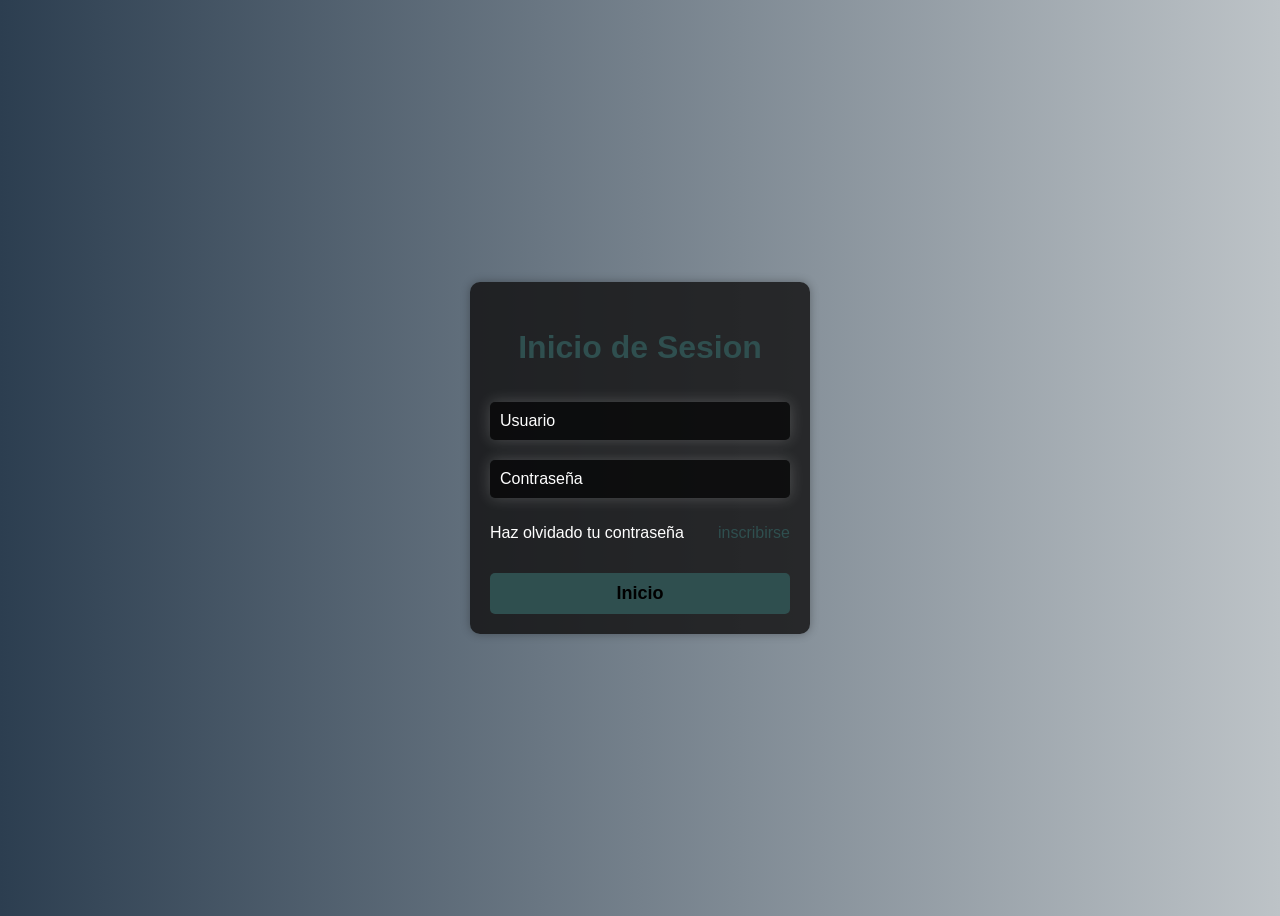
<file: index.html>
<!DOCTYPE html>
<html>
<head>
    <title>Document</title>
    <link rel="stylesheet" href="style.css">
</head>
<body>

    <div class="Inicio">

        <h2> Inicio de Sesion </h2>
        <input type="text" id="usuario" placeholder="Usuario">
        <input type="text" id="contraseña" placeholder="Contraseña">

        <div class="parrafos">
            <p id="olvidado_contraseña"> Haz olvidado tu contraseña</p>
        <p id="inscribirse"> inscribirse </p>
        </div>

        <input id="boton" type="button" value="Inicio" onclick="login()">
    </div>

    <script src="script.js"></script>
</body>
</html>
</file>
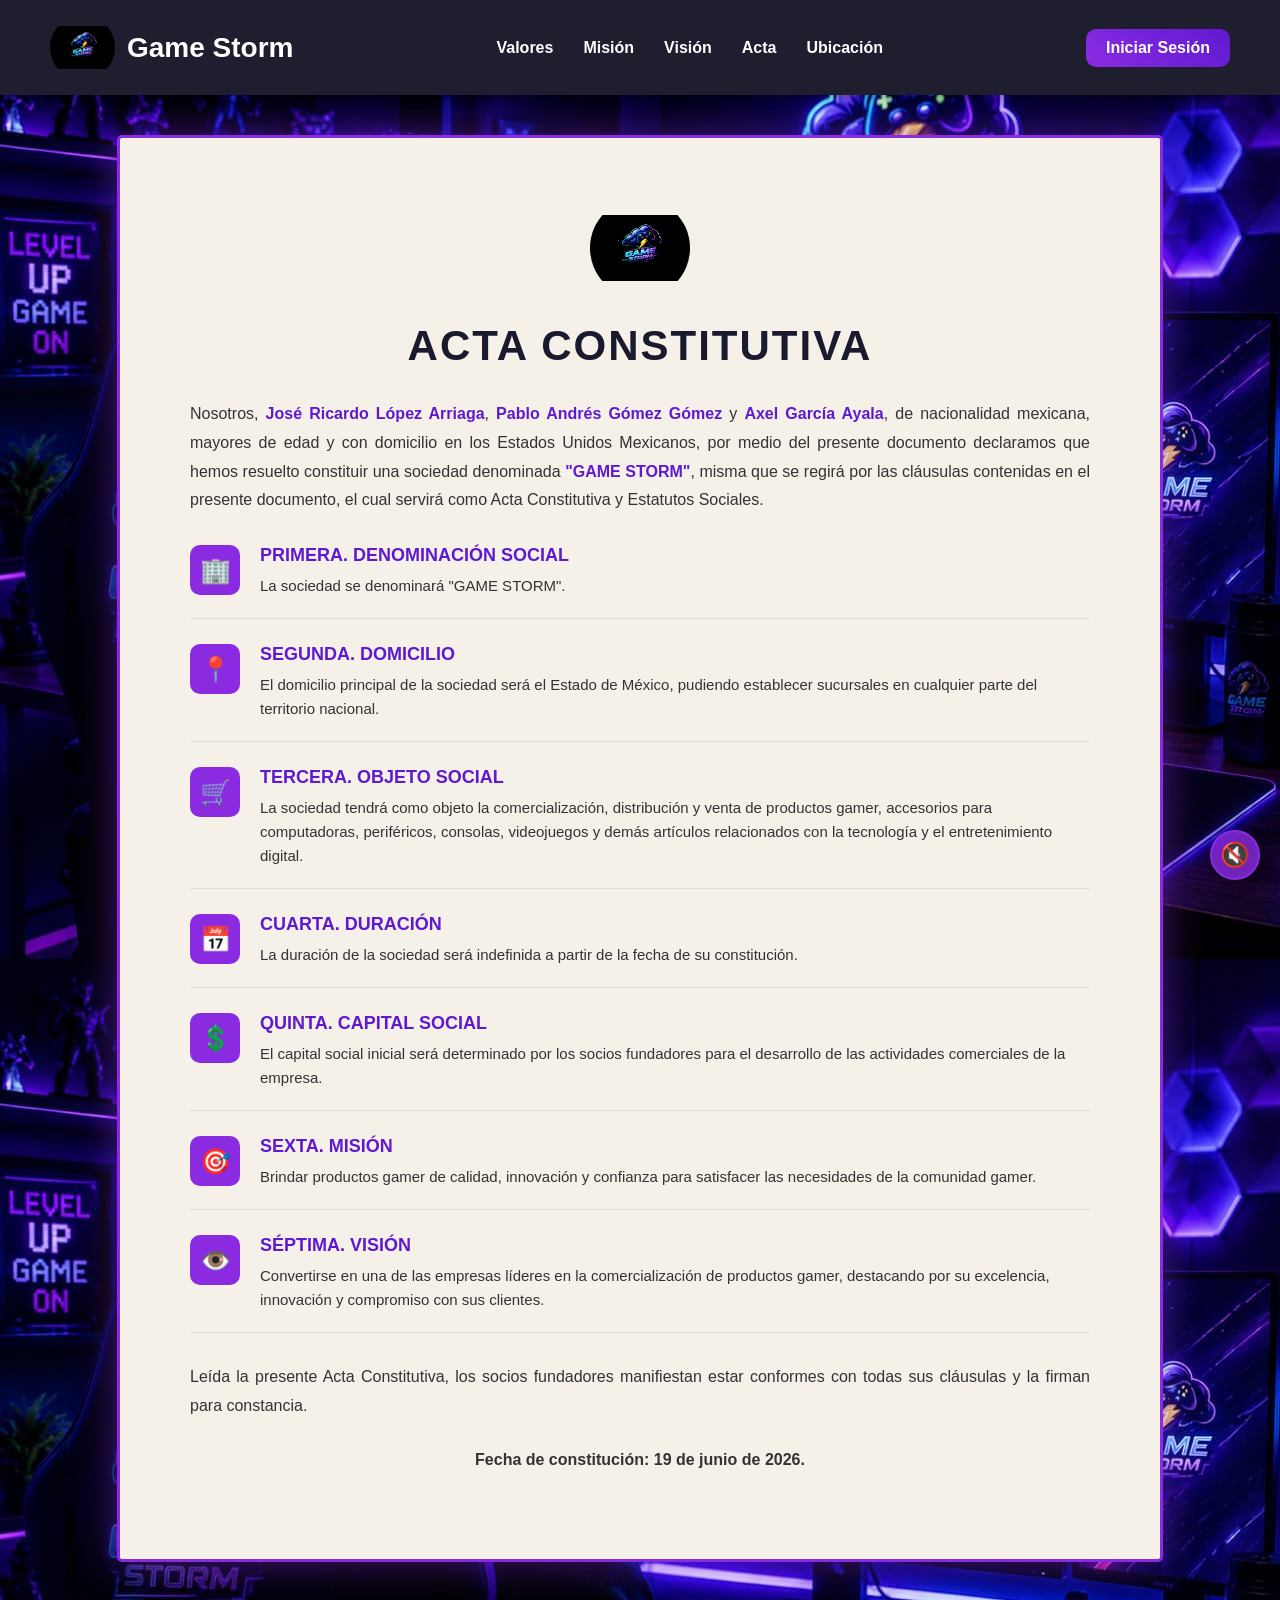
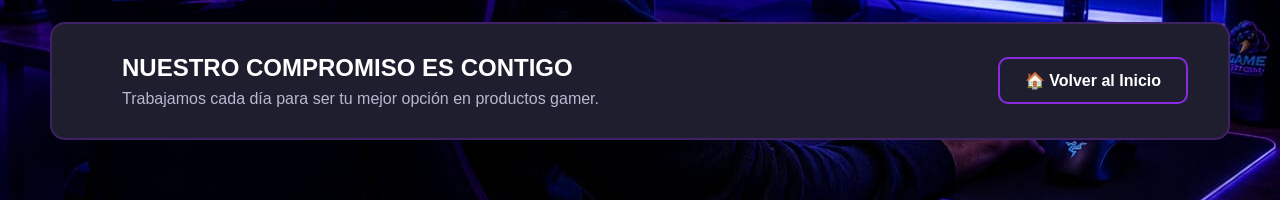
<file: acta.html>
<!DOCTYPE html>
<html>
<head>
    <title>Document</title>
    <link rel="stylesheet" href="acta.css">
</head>
<body>
    
    <header class="navbar">

    <div class="brand">
        <img src="img/logo.jpeg" alt="logo">
        <span>Game Storm</span>
    </div>

    <nav>
        
        <ul>
            <li><a href="valores.html">Valores</a></li>
            <li><a href="mision.html">Misión</a></li>
            <li><a href="vision.html">Visión</a></li>
            <li><a href="acta.html">Acta</a></li>
            <li><a href="ubicacion.html">Ubicación</a></li>
        </ul>
    </nav>

    <a href="index.html" class="login-btn">Iniciar Sesión</a>

</header>

<div class="hoja-acta">

    <div class="acta-header">
        <img src="img/logo.jpeg" alt="logo" class="acta-logo">
        <h1 class="acta-titulo">ACTA CONSTITUTIVA</h1>
    </div>

    <p class="acta-intro">
        Nosotros, <strong>José Ricardo López Arriaga</strong>, 
        <strong>Pablo Andrés Gómez Gómez</strong> y 
        <strong>Axel García Ayala</strong>, de nacionalidad mexicana, 
        mayores de edad y con domicilio en los Estados Unidos Mexicanos, 
        por medio del presente documento declaramos que hemos resuelto 
        constituir una sociedad denominada <strong>"GAME STORM"</strong>, 
        misma que se regirá por las cláusulas contenidas en el presente 
        documento, el cual servirá como Acta Constitutiva y Estatutos Sociales.
    </p>

    <div class="clausula">
        <div class="clausula-icono">🏢</div>
        <div class="clausula-contenido">
            <h3>PRIMERA. DENOMINACIÓN SOCIAL</h3>
            <p>La sociedad se denominará "GAME STORM".</p>
        </div>
    </div>

    <div class="clausula">
        <div class="clausula-icono">📍</div>
        <div class="clausula-contenido">
            <h3>SEGUNDA. DOMICILIO</h3>
            <p>El domicilio principal de la sociedad será el Estado de México, 
            pudiendo establecer sucursales en cualquier parte del territorio nacional.</p>
        </div>
    </div>

    <div class="clausula">
        <div class="clausula-icono">🛒</div>
        <div class="clausula-contenido">
            <h3>TERCERA. OBJETO SOCIAL</h3>
            <p>La sociedad tendrá como objeto la comercialización, distribución y 
            venta de productos gamer, accesorios para computadoras, periféricos, 
            consolas, videojuegos y demás artículos relacionados con la tecnología 
            y el entretenimiento digital.</p>
        </div>
    </div>

    <div class="clausula">        <div class="clausula-icono">📅</div>
        <div class="clausula-contenido">
            <h3>CUARTA. DURACIÓN</h3>
            <p>La duración de la sociedad será indefinida a partir de la fecha 
            de su constitución.</p>
        </div>
    </div>

    <div class="clausula">
        <div class="clausula-icono">💲</div>
        <div class="clausula-contenido">
            <h3>QUINTA. CAPITAL SOCIAL</h3>
            <p>El capital social inicial será determinado por los socios fundadores 
            para el desarrollo de las actividades comerciales de la empresa.</p>
        </div>
    </div>

    <div class="clausula">
        <div class="clausula-icono">🎯</div>
        <div class="clausula-contenido">
            <h3>SEXTA. MISIÓN</h3>
            <p>Brindar productos gamer de calidad, innovación y confianza para 
            satisfacer las necesidades de la comunidad gamer.</p>
        </div>
    </div>

    <div class="clausula">
        <div class="clausula-icono">👁️</div>
        <div class="clausula-contenido">
            <h3>SÉPTIMA. VISIÓN</h3>
            <p>Convertirse en una de las empresas líderes en la comercialización 
            de productos gamer, destacando por su excelencia, innovación y 
            compromiso con sus clientes.</p>
        </div>
    </div>

    <p class="acta-cierre">
        Leída la presente Acta Constitutiva, los socios fundadores manifiestan 
        estar conformes con todas sus cláusulas y la firman para constancia.
    </p>

    <p class="acta-fecha">
        Fecha de constitución: 19 de junio de 2026.
    </p>

</div>

<section class="compromiso">
    <div class="compromiso-icono"></div>
    <div class="compromiso-texto">
        <h2>NUESTRO COMPROMISO ES CONTIGO</h2>
        <p>Trabajamos cada día para ser tu mejor opción en productos gamer.</p>
    </div>
    <a href="principal.html" class="btn-volver">🏠 Volver al Inicio</a>
</section>

<audio id="background-music" loop>
    <source src="music.mp3/musicafondo.mp3" type="audio/mpeg">
</audio>

<button class="mute-btn" onclick="toggleMute()">
    <span id="volume-icon">🔇</span>
</button>

<script src="principal.js"></script>

</body>
</html>
</file>
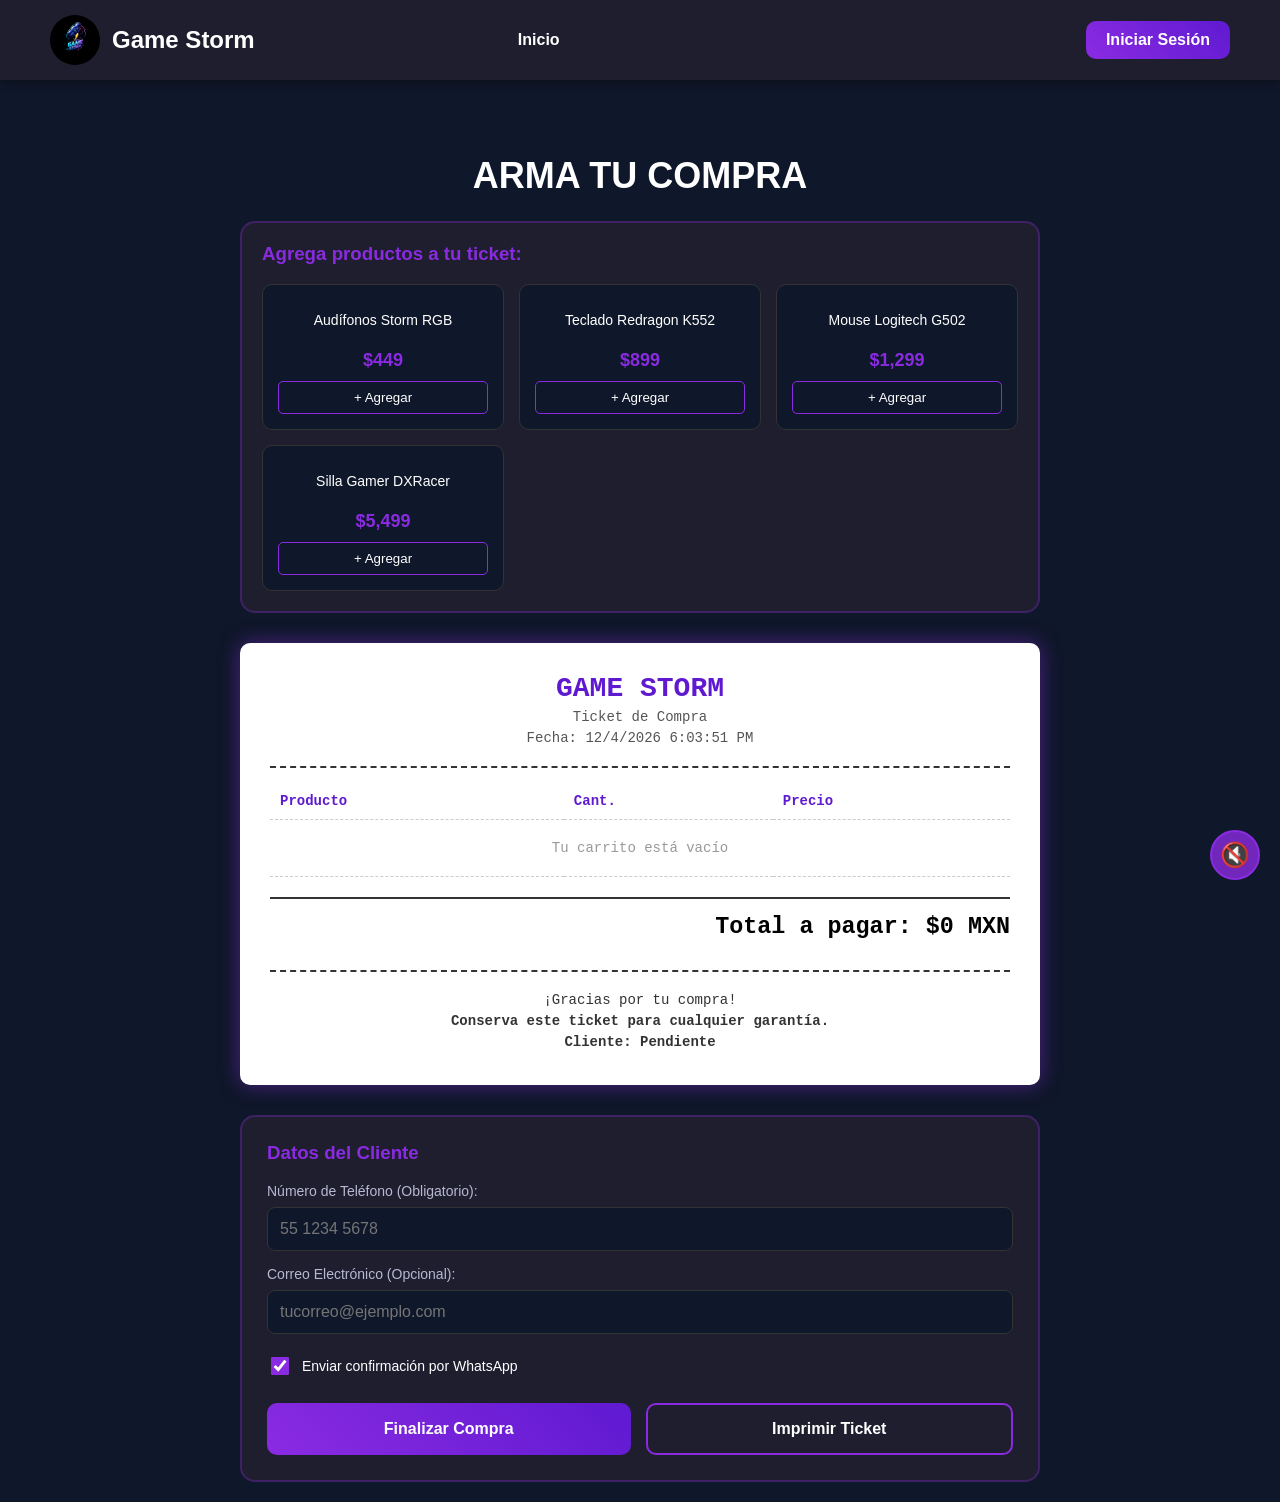
<file: carrito.html>
<!DOCTYPE html>
<html lang="es">
<head>
    <meta charset="UTF-8">
    <title>Carrito - Game Storm</title>
    <link rel="stylesheet" href="carrito.css">
</head>
<body>

    <header class="navbar">
        <div class="brand">
            <img src="img/logo.jpeg" alt="logo">
            <span>Game Storm</span>
        </div>
        <nav>
            <ul>
                <li><a href="principal.html">Inicio</a></li>
            </ul>
        </nav>
        <a href="carrito.html" class="cart-icon"></a>
        <a href="index.html" class="login-btn">Iniciar Sesión</a>
    </header>

    <div class="navbar-spacer"></div>

    <div class="cart-container">
        <h1 class="subtitulos">ARMA TU COMPRA</h1>

        <div class="catalogo-rapido">
            <h3>Agrega productos a tu ticket:</h3>
            <div class="grid-productos">
                <div class="producto-item">
                    <p>Audífonos Storm RGB</p>
                    <span>$449</span>
                    <button onclick="agregarAlTicket('Audífonos Storm RGB', 449)">+ Agregar</button>
                </div>
                <div class="producto-item">
                    <p>Teclado Redragon K552</p>
                    <span>$899</span>
                    <button onclick="agregarAlTicket('Teclado Redragon K552', 899)">+ Agregar</button>
                </div>
                <div class="producto-item">
                    <p>Mouse Logitech G502</p>
                    <span>$1,299</span>                    <button onclick="agregarAlTicket('Mouse Logitech G502', 1299)">+ Agregar</button>
                </div>
                 <div class="producto-item">
                    <p>Silla Gamer DXRacer</p>
                    <span>$5,499</span>
                    <button onclick="agregarAlTicket('Silla Gamer DXRacer', 5499)">+ Agregar</button>
                </div>
            </div>
        </div>

        <div class="ticket" id="mi-ticket">
            <div class="ticket-header">
                <h2>GAME STORM</h2>
                <p>Ticket de Compra</p>
                <p class="fecha" id="fecha-hoy">Fecha: Cargando...</p>
            </div>

            <table class="ticket-table">
                <thead>
                    <tr>
                        <th>Producto</th>
                        <th>Cant.</th>
                        <th>Precio</th>
                    </tr>
                </thead>
                <tbody id="lista-compra">
                    <tr class="fila-vacia"><td colspan="3" style="text-align:center; color:#999;">Tu carrito está vacío</td></tr>
                </tbody>
            </table>

            <div class="ticket-total">
                <h3>Total a pagar: <span id="total">$0 MXN</span></h3>
            </div>

            <div class="ticket-footer">
                <p>¡Gracias por tu compra!</p>
                <p class="mensaje-compra">Conserva este ticket para cualquier garantía.</p>
                <p class="telefono-ticket" id="telefono-en-ticket">Cliente: Pendiente</p>
            </div>
        </div>

        <div class="checkout-form">
            <h3>Datos del Cliente</h3>
            
            <label for="phone">Número de Teléfono (Obligatorio):</label>
            <input type="tel" id="phone" placeholder="55 1234 5678" required>
            <label for="email">Correo Electrónico (Opcional):</label>
            <input type="email" id="email" placeholder="tucorreo@ejemplo.com">

            <label class="checkbox-label">
                <input type="checkbox" id="usar-whatsapp" checked>
                Enviar confirmación por WhatsApp
            </label>

            <div class="checkout-buttons">
                <button onclick="finalizarCompra()" class="btn-comprar">Finalizar Compra</button>
                <button onclick="window.print()" class="btn-imprimir">Imprimir Ticket</button>
            </div>
        </div>
    </div>

    <audio id="background-music" loop>
        <source src="music.mp3/musicafondo.mp3" type="audio/mpeg">
    </audio>
    <button class="mute-btn" onclick="toggleMute()"><span id="volume-icon">🔇</span></button>
    <script src="script.js"></script>

</body>
</html>
</file>
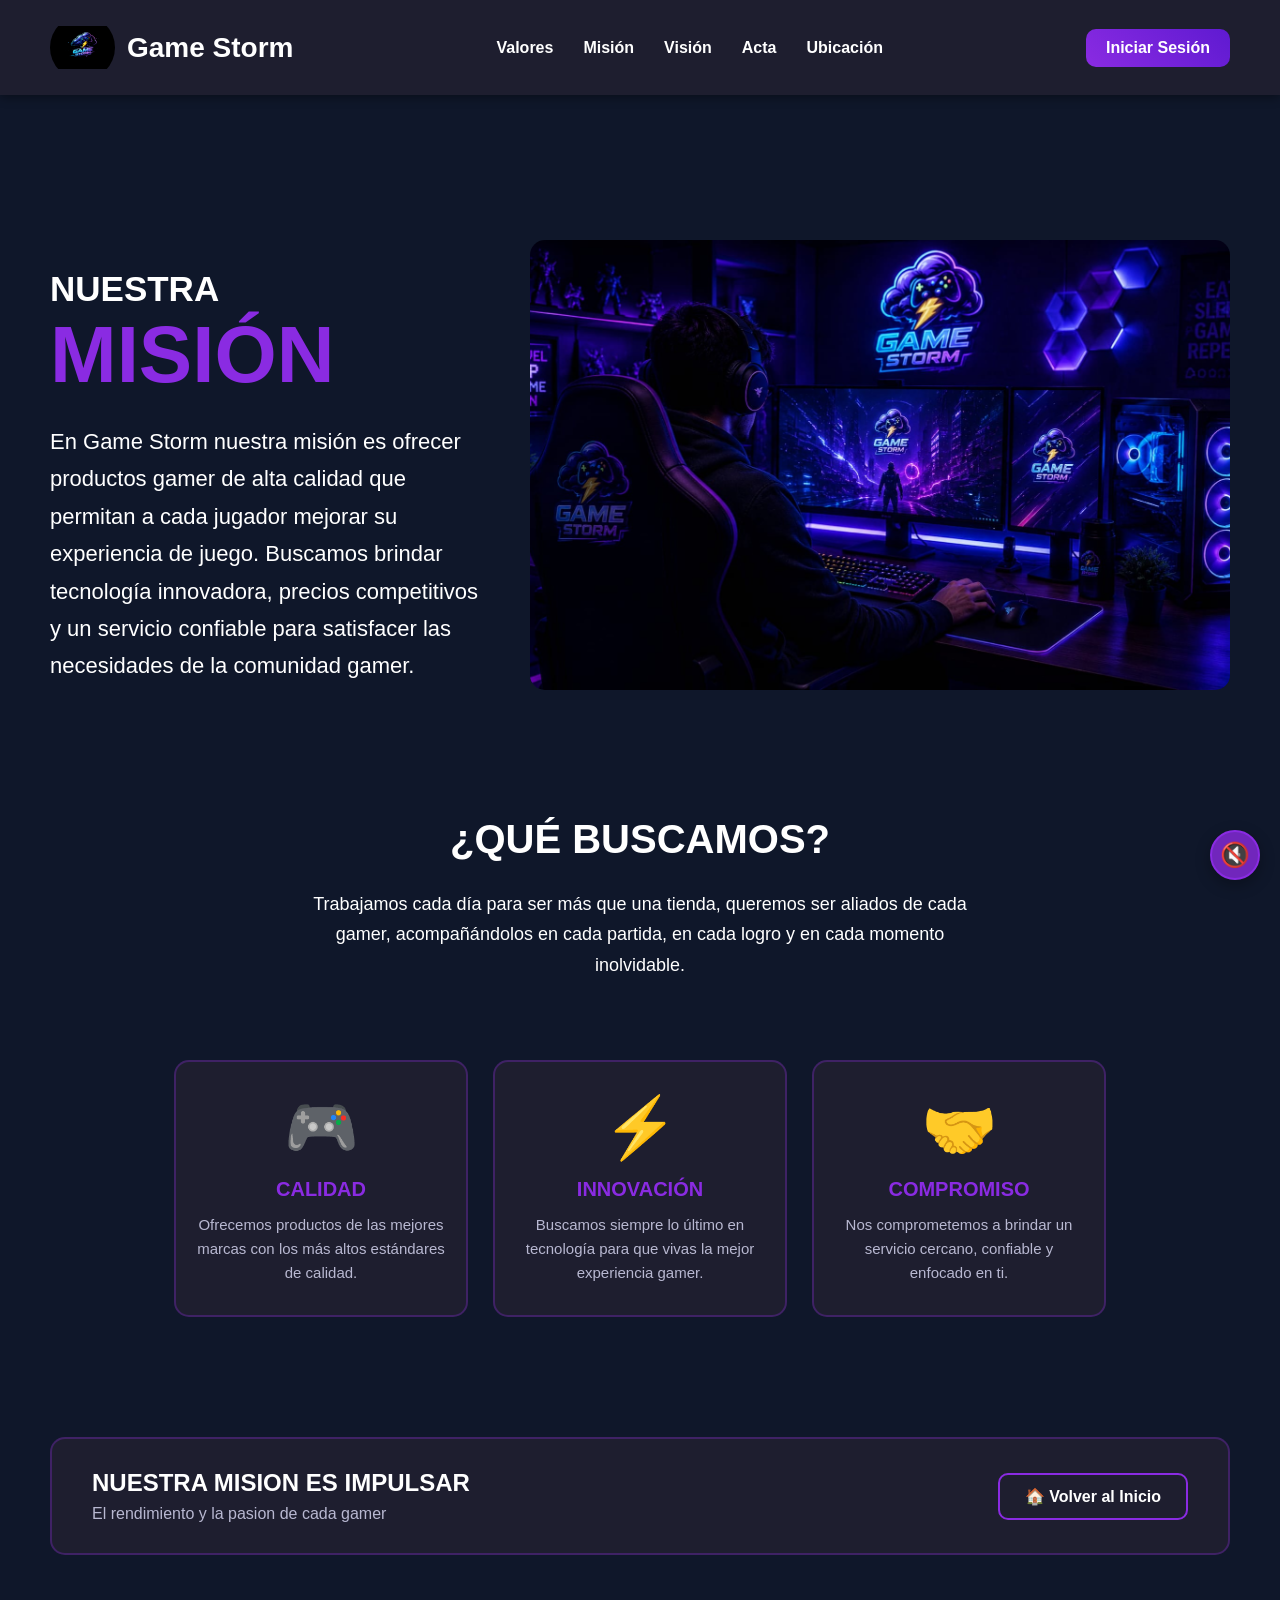
<file: mision.html>
<!DOCTYPE html>
<html>
<head>
    <title>Document</title>
    <link rel="stylesheet" href="mision.css">
</head>
<body>
    
    <header class="navbar">

    <div class="brand">
        <img src="img/logo.jpeg" alt="logo">
        <span>Game Storm</span>
    </div>

    <nav>
        
        <ul>
            <li><a href="valores.html">Valores</a></li>
            <li><a href="mision.html">Misión</a></li>
            <li><a href="vision.html">Visión</a></li>
            <li><a href="acta.html">Acta</a></li>
            <li><a href="ubicacion.html">Ubicación</a></li>
        </ul>
    </nav>

    <a href="index.html" class="login-btn">Iniciar Sesión</a>

</header>

<div class="navbar-spacer"></div>

    <section class="hero">
        <div class="texto">
            <h2 class="titulosecundario">NUESTRA</h2>
            <h1 class="tituloprincipal">MISIÓN</h1>
            <p class="descripcion">
                En Game Storm nuestra misión es ofrecer productos gamer de alta
                calidad que permitan a cada jugador mejorar su experiencia de
                juego. Buscamos brindar tecnología innovadora, precios competitivos
                y un servicio confiable para satisfacer las necesidades de la
                comunidad gamer.
            </p>
        </div>
        <img src="img/nuestrosvalores.jpg.jpeg" alt="Misión">
    </section>

    <h1 class="subtitulos">¿QUÉ BUSCAMOS?</h1>
    <p class="descripcion-buscamos">
        Trabajamos cada día para ser más que una tienda, queremos ser
        aliados de cada gamer, acompañándolos en cada partida, en cada
        logro y en cada momento inolvidable.
    </p>

    <!-- Tarjetas -->
    <section class="cards-container">
        <div class="card">
            <div class="card-icon">🎮</div>
            <h3>CALIDAD</h3>
            <p>Ofrecemos productos de las mejores marcas con los más altos estándares de calidad.</p>
        </div>

        <div class="card">
            <div class="card-icon">⚡</div>
            <h3>INNOVACIÓN</h3>
            <p>Buscamos siempre lo último en tecnología para que vivas la mejor experiencia gamer.</p>
        </div>

        <div class="card">
            <div class="card-icon">🤝</div>
            <h3>COMPROMISO</h3>
            <p>Nos comprometemos a brindar un servicio cercano, confiable y enfocado en ti.</p>
        </div>
    </section>

    <section class="compromiso">
    <div class="compromiso-texto">
        <h2>NUESTRA MISION ES IMPULSAR</h2>
        <p>El rendimiento y la pasion de cada gamer</p>
    </div>
    <a href="principal.html" class="btn-volver">🏠 Volver al Inicio</a>
</section>

<audio id="background-music" loop>
    <source src="music.mp3/musicafondo.mp3" type="audio/mpeg">
</audio>

<button class="mute-btn" onclick="toggleMute()">
    <span id="volume-icon">🔇</span>
</button>

<script src="principal.js"></script>

</body>
</html>
</file>
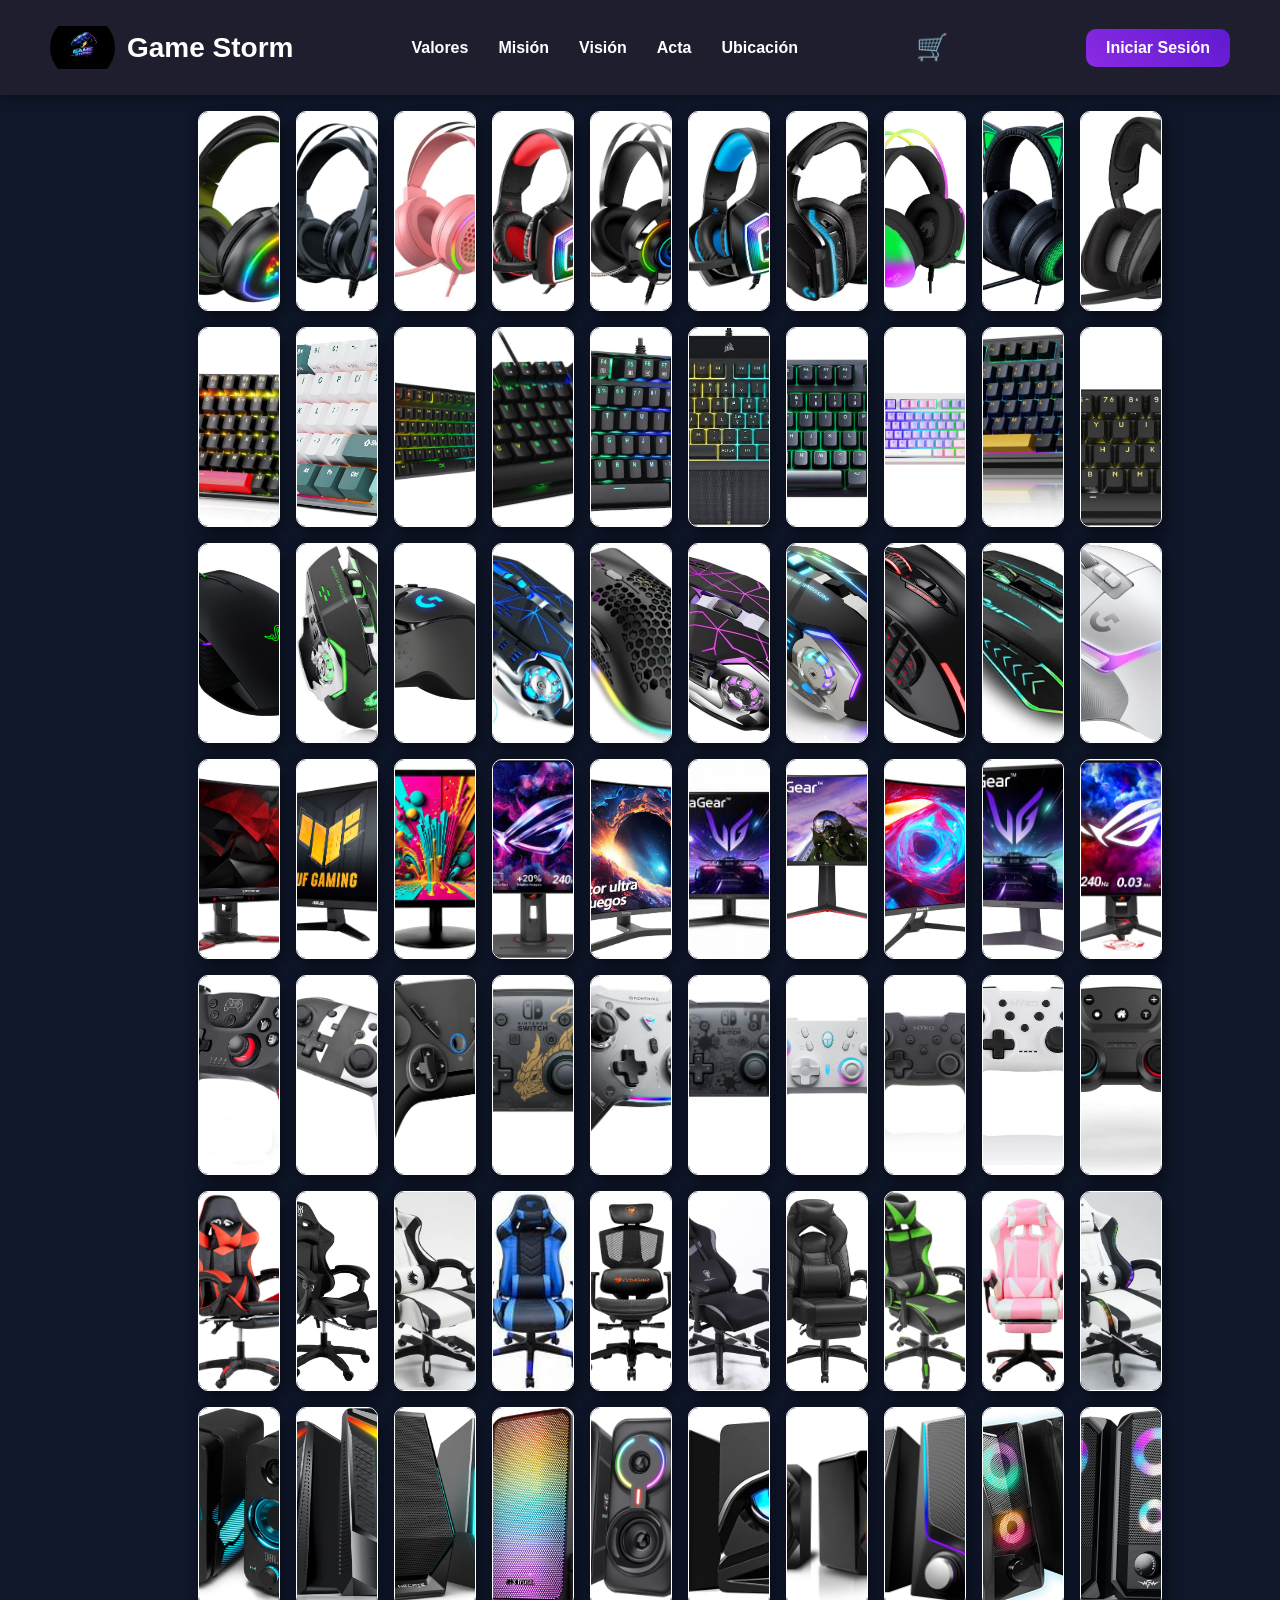
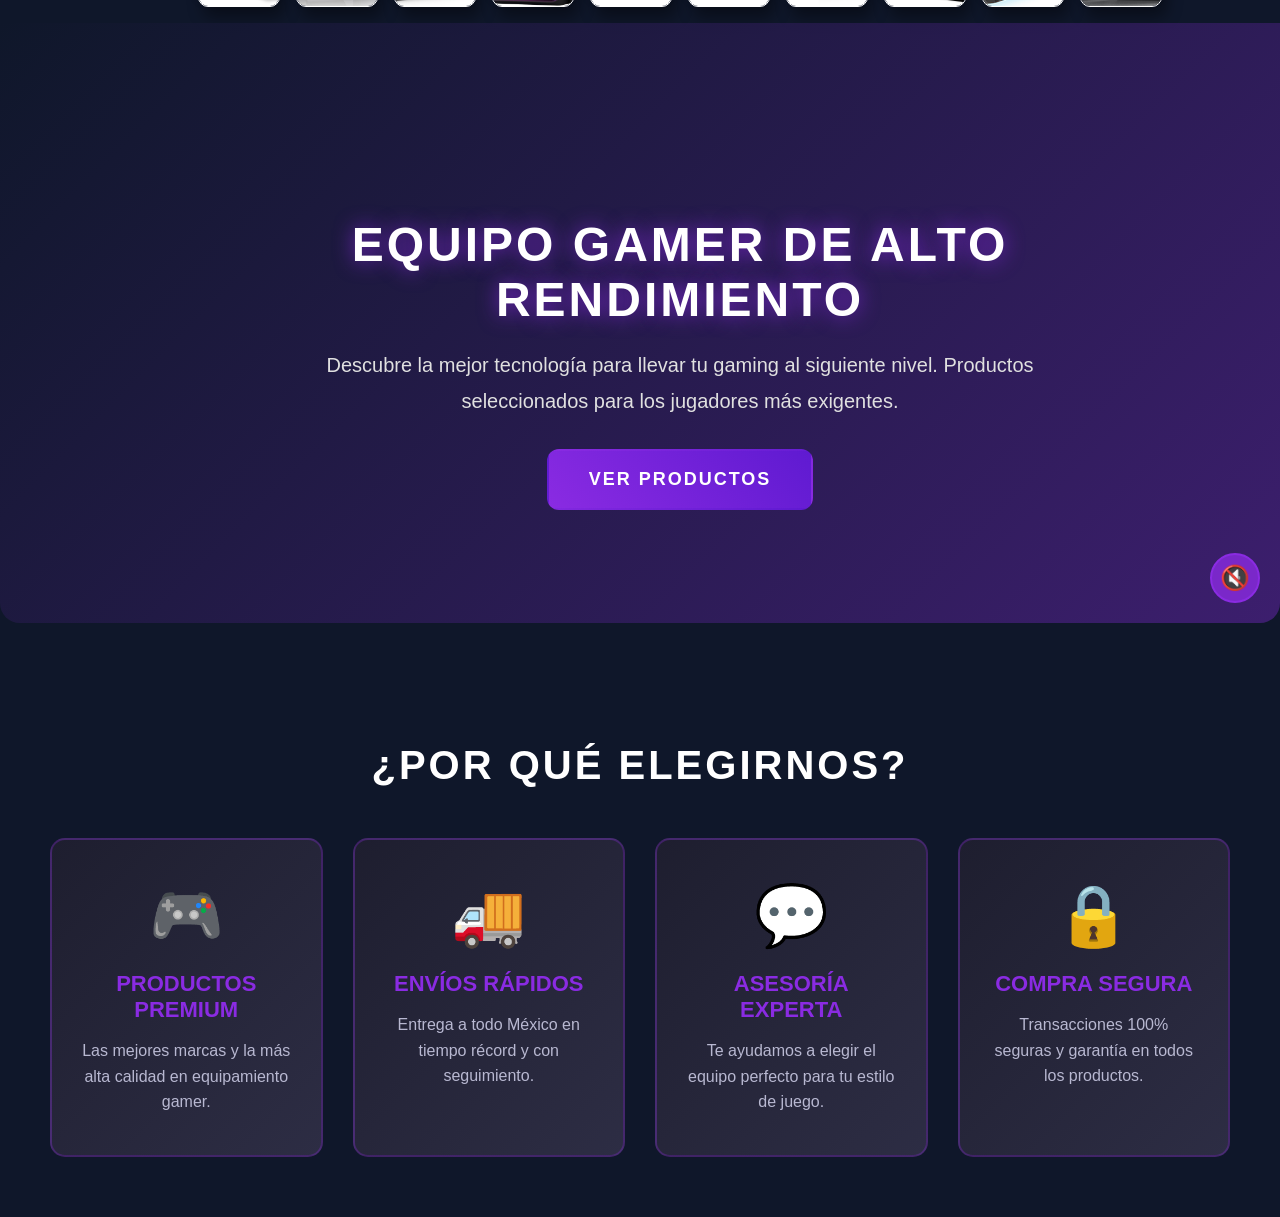
<file: principal.html>
<!DOCTYPE html>
<html>
<head>
    <title>Document</title>
    <link rel="stylesheet" href="principal.css">
</head>
<body>

    <header class="navbar">

    <div class="brand">
        <img src="img/logo.jpeg" alt="logo">
        <span>Game Storm</span>
    </div>

    <nav>
        
        <ul>
            <li><a href="valores.html">Valores</a></li>
            <li><a href="mision.html">Misión</a></li>
            <li><a href="vision.html">Visión</a></li>
            <li><a href="acta.html">Acta</a></li>
            <li><a href="ubicacion.html">Ubicación</a></li>
        </ul>
    </nav>

    <a href="carrito.html" class="cart-icon" title="Carrito de compras">
        🛒 
    </a>

    <a href="index.html" class="login-btn">Iniciar Sesión</a>

</header>

    <ul class="container">
        <li>
            <img src="img/audifonos1.jpg" alt="Audifonos">
            <div class="content">
                <span>
                    <h2> Audifonos Storm </h2>
                    <p>
                        Audifonos Gamer Storm inalambricos Rgb con microfono 2.4g/wireless
                    </p>
                    <p> $449 MXN</p>
                </span>
            </div>
        </li>

        <li>
            <img src="img/audifonos2.jpg" alt="Audifonos">
            <div class="content">
                <span>
                    <h2> Audifonos Onikuma </h2>
                    <p>
                        Audifonos Gamer Onikuma X26 Con Microfono y Rgb Negro
                    </p>
                    <p> $418 MXN</p>
                </span>
            </div>
        </li>

        <li>
            <img src="img/audifonos3.jpg" alt="Audifonos">
            <div class="content">
                <span>
                    <h2> Audifonos Malubero </h2>
                    <p>
                        Audifonos Gamer Malubero con Luz Rgb LED Rosa
                    </p>
                    <p> $449 MXN</p>
                </span>
            </div>
        </li>

        <li>
            <img src="img/audifonos4.jpg" alt="Audifonos">
            <div class="content">
                <span>
                    <h2> Audifonos Hunterspider </h2>
                    <p>
                        Audifonos para videojuegos, cancelacion de ruido con sonido envolvente
                    </p>
                    <p> $699 MXN</p>
                </span>
            </div>
        </li>

        <li>
            <img src="img/audifonos5,jpg.jpg" alt="Audifonos">
            <div class="content">
                <span>
                    <h2> Audifonos Ele-Gate </h2>
                    <p>
                        Audifonos Gamer Ele-Gate con microfono y luz LED Rgb
                    </p>
                    <p> $599 MXN</p>
                </span>
            </div>
        </li>

        <li>
            <img src="img/audifonos6.jpg" alt="Audifonos">
            <div class="content">
                <span>
                    <h2> Audifonos Hunterspider </h2>
                    <p>
                        Audifonos Gamer Hunterspider V1 Color azul
                    </p>
                    <p> $422 MXN</p>
                </span>
            </div>
        </li>

        <li>
            <img src="img/audifonos7.jpg" alt="Audifonos">
            <div class="content">
                <span>
                    <h2> Audifonos G935 </h2>
                    <p>
                        Audifonos inalambricos logitech G935 Dts:X 7.1 Lightsync Negro
                    </p>
                    <p> $3,032 MXN</p>
                </span>
            </div>
        </li>

        <li>
            <img src="img/audifono8.jpg" alt="Audifonos">
            <div class="content">
                <span>
                    <h2> Audifonos Flame-X-Sg-h5 </h2>
                    <p>
                        Audifonos Gamer Alambricos Select Gaming Flame-X-Sg-h5 Microfono integrado Luz Rgb
                    </p>
                    <p> $799 MXN</p>
                </span>
            </div>
        </li>

        <li>
            <img src="img/audifono9.jpg" alt="Audifonos">
            <div class="content">
                <span>
                    <h2> Audifonos Razer Kraken Kitty </h2>
                    <p>
                        Audifonos Gamer Razer Kraken Kitty Edition Usb Color Quartz Color de la luz Rgb
                    </p>
                    <p> $3,929 MXN</p>
                </span>
            </div>
        </li>

        <li>
            <img src="img/audifono10.jpg" alt="Audifonos">
            <div class="content">
                <span>
                    <h2> Audifonos Corsair VOID </h2>
                    <p>
                        Audifonos Gamer inalambricos Corsair VOID Rgb Elite Wireless con Luz LED
                    </p>
                    <p> $2,498 MXN</p>
                </span>
            </div>
        </li>
    </ul>

    <ul class="container">
    <li>
        <img src="img/teclado1.jpg" alt="Teclados">
        <div class="content">
            <span>
                <h2>Teclado Redragon K552 Kumara</h2>
                <p>Teclado Mecánico Gamer RGB 87 Teclas Switch Rojo Anti-Ghosting</p>
                <p>$899 MXN</p>
            </span>
        </div>
    </li>

    <li>
        <img src="img/teclado11.jpg" alt="Teclados">
        <div class="content">
            <span>
                <h2>Teclado HyperX Alloy FPS Pro</h2>
                <p>Teclado Mecánico Gamer TKL Switch Cherry MX Red Compacto</p>
                <p>$1,499 MXN</p>
            </span>
        </div>
    </li>

    <li>
        <img src="img/teclado3.jpg" alt="Teclados">
        <div class="content">
            <span>
                <h2>Teclado Razer BlackWidow V3</h2>
                <p>Teclado Mecánico Gamer RGB Switch Green Chroma Full Size</p>
                <p>$2,299 MXN</p>
            </span>
        </div>
    </li>

    <li>
        <img src="img/teclado4.jpg" alt="Teclados">
        <div class="content">
            <span>
                <h2>Teclado Corsair K55 RGB Pro</h2>
                <p>Teclado Gamer Membrana RGB Iluminación Dinámica 6 Teclas Macro</p>
                <p>$999 MXN</p>
            </span>
        </div>
    </li>

    <li>
        <img src="img/teclado5.jpg" alt="Teclados">
        <div class="content">
            <span>
                <h2>Teclado Logitech G213 Prodigy</h2>
                <p>Teclado Gamer RGB Lightsync Resistente a Salpicaduras</p>
                <p>$1,199 MXN</p>
            </span>
        </div>
    </li>

    <li>
        <img src="img/teclado6.jpg" alt="Teclados">
        <div class="content">
            <span>
                <h2>Teclado Redragon K617 Fizz</h2>
                <p>Teclado Mecánico 60% Inalámbrico RGB Switch Rosa Compacto</p>
                <p>$1,099 MXN</p>
            </span>
        </div>
    </li>

    <li>
        <img src="img/teclado7.jpg" alt="Teclados">
        <div class="content">
            <span>
                <h2>Teclado SteelSeries Apex 3</h2>
                <p>Teclado Gamer RGB 10 Teclas Macro Resistente al Agua</p>
                <p>$1,299 MXN</p>
            </span>
        </div>
    </li>

    <li>
        <img src="img/teclado8.jpg" alt="Teclados">
        <div class="content">
            <span>
                <h2>Teclado Mars Gaming MKXT</h2>
                <p>Teclado Mecánico TKL Switch Azul RGB Iluminación Personalizable</p>
                <p>$799 MXN</p>
            </span>
        </div>
    </li>

    <li>
        <img src="img/teclado9.jpg" alt="Teclados">
        <div class="content">
            <span>
                <h2>Teclado Razer Huntsman Mini</h2>
                <p>Teclado Mecánico 60% Switch Óptico Purple RGB Chroma</p>
                <p>$2,499 MXN</p>
            </span>
        </div>
    </li>

    <li>
        <img src="img/teclado10.jpg" alt="Teclados">
        <div class="content">
            <span>
                <h2>Teclado Corsair K70 RGB MK.2</h2>
                <p>Teclado Mecánico Gamer Switch Cherry MX Brown RGB Premium</p>
                <p>$2,899 MXN</p>
            </span>
        </div>
    </li>
</ul>

    <ul class="container">
    <li>
        <img src="img/mouse1.jpg" alt="Mouses">
        <div class="content">
            <span>
                <h2>Mouse Logitech G502 HERO</h2>
                <p>Mouse Gamer con sensor HERO 25K, 11 botones programables y peso ajustable</p>
                <p>$1,299 MXN</p>
            </span>
        </div>
    </li>

    <li>
        <img src="img/mouse2.jpg" alt="Mouses">
        <div class="content">
            <span>
                <h2>Mouse Razer DeathAdder V2</h2>
                <p>Mouse ergonómico con sensor óptico 20K DPI y switches ópticos de alta velocidad</p>
                <p>$1,499 MXN</p>
            </span>
        </div>
    </li>

    <li>
        <img src="img/mouse3.jpg" alt="Mouses">
        <div class="content">
            <span>
                <h2>Mouse Corsair Dark Core RGB Pro</h2>
                <p>Mouse inalámbrico con carga Qi, 18000 DPI y 8 botones totalmente programables</p>
                <p>$1,899 MXN</p>
            </span>
        </div>
    </li>

    <li>
        <img src="img/mouse4.jpg" alt="Mouses">
        <div class="content">
            <span>
                <h2>Mouse SteelSeries Rival 3</h2>
                <p>Mouse gamer con sensor TrueMove Core de 8500 CPI y diseño ergonómico ligero</p>
                <p>$699 MXN</p>
            </span>
        </div>
    </li>

    <li>
        <img src="img/mouse5.jpg" alt="Mouses">
        <div class="content">
            <span>
                <h2>Mouse HyperX Pulsefire Haste</h2>
                <p>Mouse ultraligero de 59g con sensor PixArt 3335 y cable flexible tipo paracord</p>
                <p>$1,099 MXN</p>
            </span>
        </div>
    </li>

    <li>
        <img src="img/mouse6.jpg" alt="Mouses">
        <div class="content">
            <span>
                <h2>Mouse Redragon M711 Cobra</h2>
                <p>Mouse gamer RGB Chroma con sensor PixArt 3325 de hasta 10000 DPI ajustable</p>
                <p>$599 MXN</p>
            </span>
        </div>
    </li>

    <li>
        <img src="img/mouse7.jpg" alt="Mouses">
        <div class="content">
            <span>
                <h2>Mouse Glorious Model O</h2>
                <p>Mouse ultraligero de 67g con diseño tipo panal y sensor Pixart 3360 de alta precisión</p>
                <p>$1,199 MXN</p>
            </span>
        </div>
    </li>

    <li>
        <img src="img/mouse8.jpg" alt="Mouses">
        <div class="content">
            <span>
                <h2>Mouse Razer Viper Mini</h2>
                <p>Mouse compacto y ligero con sensor óptico de 8500 DPI y 6 botones programables</p>
                <p>$899 MXN</p>
            </span>
        </div>
    </li>

    <li>
        <img src="img/mouse9.jpg" alt="Mouses">
        <div class="content">
            <span>
                <h2>Mouse Logitech G Pro X Superlight</h2>
                <p>Mouse inalámbrico ultraligero de menos de 63g con sensor HERO 25K para eSports</p>
                <p>$2,799 MXN</p>
            </span>
        </div>
    </li>

    <li>
        <img src="img/mouse10.jpg" alt="Mouses">
        <div class="content">
            <span>
                <h2>Mouse ASUS ROG Gladius III</h2>
                <p>Mouse gamer de alto rendimiento con sensor 26000 DPI y switches roscados para mayor durabilidad</p>
                <p>$1,599 MXN</p>
            </span>
        </div>
    </li>
</ul>

    <ul class="container">
    <li>
        <img src="img/monitor1.jpg" alt="Monitores">
        <div class="content">
            <span>
                <h2>Monitor ASUS VG248QE</h2>
                <p>Monitor Gamer 24" Full HD 144Hz 1ms TN con FreeSync para gaming competitivo</p>
                <p>$4,499 MXN</p>
            </span>
        </div>
    </li>

    <li>
        <img src="img/monitor2.jpg" alt="Monitores">
        <div class="content">
            <span>
                <h2>Monitor LG UltraGear 27GN800</h2>
                <p>Monitor 27" QHD 144Hz IPS 1ms HDR10 con G-Sync Compatible y sRGB 99%</p>
                <p>$6,299 MXN</p>
            </span>
        </div>
    </li>

    <li>
        <img src="img/monitor3.jpg" alt="Monitores">
        <div class="content">
            <span>
                <h2>Monitor AOC 24G2</h2>
                <p>Monitor Gamer 24" Full HD 165Hz IPS 1ms con FreeSync Premium y altura ajustable</p>
                <p>$3,899 MXN</p>
            </span>
        </div>
    </li>

    <li>
        <img src="img/monitor4,jpg.jpg" alt="Monitores">
        <div class="content">
            <span>
                <h2>Monitor Samsung Odyssey G5</h2>
                <p>Monitor Curvo 27" QHD 144Hz 1ms VA con HDR10 y FreeSync Premium para inmersión total</p>
                <p>$5,799 MXN</p>
            </span>
        </div>
    </li>

    <li>
        <img src="img/monitor5.jpg" alt="Monitores">
        <div class="content">
            <span>
                <h2>Monitor BenQ ZOWIE XL2411K</h2>
                <p>Monitor eSports 24" Full HD 144Hz TN 1ms DyAc para torneos profesionales</p>
                <p>$5,199 MXN</p>
            </span>
        </div>
    </li>

    <li>
        <img src="img/monitor6.jpg" alt="Monitores">
        <div class="content">
            <span>
                <h2>Monitor Dell S2722DGM</h2>
                <p>Monitor Curvo 27" QHD 165Hz VA 1ms con AMD FreeSync Premium y diseño sin bordes</p>
                <p>$5,499 MXN</p>
            </span>
        </div>
    </li>

    <li>
        <img src="img/monitor7.jpg" alt="Monitores">
        <div class="content">
            <span>
                <h2>Monitor MSI Optix MAG274QRF</h2>
                <p>Monitor 27" QHD 165Hz IPS 1ms Rapid IPS con G-Sync Compatible y Quantum Dot</p>
                <p>$7,499 MXN</p>
            </span>
        </div>
    </li>

    <li>
        <img src="img/monitor 8.jpg" alt="Monitores">
        <div class="content">
            <span>
                <h2>Monitor Gigabyte M27Q</h2>
                <p>Monitor 27" QHD 165Hz IPS 0.5ms con KVM integrado y USB-C para productividad y gaming</p>
                <p>$6,799 MXN</p>
            </span>
        </div>
    </li>

    <li>
        <img src="img/monitor9.jpg" alt="Monitores">
        <div class="content">
            <span>
                <h2>Monitor Alienware AW2721D</h2>
                <p>Monitor 27" QHD 240Hz IPS 1ms G-Sync Ultimate HDR600 para gaming de alto rendimiento</p>
                <p>$12,999 MXN</p>
            </span>
        </div>
    </li>

    <li>
        <img src="img/monitor10.jpg" alt="Monitores">
        <div class="content">
            <span>
                <h2>Monitor ViewSonic XG2405</h2>
                <p>Monitor Gamer 24" Full HD 180Hz IPS 1ms FreeSync Premium con diseño ergonómico</p>
                <p>$3,499 MXN</p>
            </span>
        </div>
    </li>
</ul>


    <ul class="container">
    <li>
        <img src="img/control1.jpg" alt="Controles">
        <div class="content">
            <span>
                <h2>Control Xbox Wireless Controller</h2>
                <p>Control inalámbrico oficial para Xbox Series X/S y PC con conectividad Bluetooth</p>
                <p>$1,299 MXN</p>
            </span>
        </div>
    </li>

    <li>
        <img src="img/control2.jpg" alt="Controles">
        <div class="content">
            <span>
                <h2>Control DualSense PlayStation 5</h2>
                <p>Control inalámbrico con retroalimentación háptica, gatillos adaptativos y micrófono integrado</p>
                <p>$1,499 MXN</p>
            </span>
        </div>
    </li>

    <li>
        <img src="img/control3.jpg" alt="Controles">
        <div class="content">
            <span>
                <h2>Control Nintendo Switch Pro</h2>
                <p>Control inalámbrico oficial para Nintendo Switch con vibración HD y giroscopio</p>
                <p>$1,399 MXN</p>
            </span>
        </div>
    </li>

    <li>
        <img src="img/control4.jpg" alt="Controles">
        <div class="content">
            <span>
                <h2>Control 8BitDo Pro 2</h2>
                <p>Control inalámbrico multiplataforma con back paddles, vibración y batería de larga duración</p>
                <p>$1,199 MXN</p>
            </span>
        </div>
    </li>

    <li>
        <img src="img/control11.jpg" alt="Controles">
        <div class="content">
            <span>
                <h2>Control Razer Wolverine V2 Chroma</h2>
                <p>Control con cable para Xbox y PC con 6 botones extra programables y iluminación RGB Chroma</p>
                <p>$2,499 MXN</p>
            </span>
        </div>
    </li>

    <li>
        <img src="img/control6.jpg" alt="Controles">
        <div class="content">
            <span>
                <h2>Control Xbox Elite Series 2</h2>
                <p>Control inalámbrico premium con palancas ajustables, grips intercambiables y estuche de carga</p>
                <p>$3,999 MXN</p>
            </span>
        </div>
    </li>

    <li>
        <img src="img/control7.jpg" alt="Controles">
        <div class="content">
            <span>
                <h2>Control DualShock 4 PlayStation 4</h2>
                <p>Control inalámbrico con touchpad, luz LED y botón Share para capturas de pantalla</p>
                <p>$999 MXN</p>
            </span>
        </div>
    </li>

    <li>
        <img src="img/control8.jpg" alt="Controles">
        <div class="content">
            <span>
                <h2>Control 8BitDo SN30 Pro+</h2>
                <p>Control inalámbrico retro compatible con Switch, PC, Android y Raspberry Pi</p>
                <p>$899 MXN</p>
            </span>
        </div>
    </li>

    <li>
        <img src="img/control9.jpg" alt="Controles">
        <div class="content">
            <span>
                <h2>Control SCUF Reflex Pro</h2>
                <p>Control inalámbrico profesional para PS5 con paddles traseros y gatillos ajustables</p>
                <p>$5,499 MXN</p>
            </span>
        </div>
    </li>

    <li>
        <img src="img/control10.jpg" alt="Controles">
        <div class="content">
            <span>
                <h2>Control PowerA Fusion Pro</h2>
                <p>Control inalámbrico para Xbox con módulos intercambiables y palancas de altura ajustable</p>
                <p>$1,799 MXN</p>
            </span>
        </div>
    </li>
</ul>

    <ul class="container">
    <li>
        <img src="img/silla1.jpg" alt="Sillas">
        <div class="content">
            <span>
                <h2>Silla Gamer DXRacer Formula Series</h2>
                <p>Silla ergonómica con soporte lumbar, reposacabezas ajustable y base de acero resistente</p>
                <p>$5,499 MXN</p>
            </span>
        </div>
    </li>

    <li>
        <img src="img/silla2.jpg" alt="Sillas">
        <div class="content">
            <span>
                <h2>Silla Gamer Corsair T3 Rush</h2>
                <p>Silla con tapizado de tela suave, reposabrazos 4D y reclinable hasta 180 grados</p>
                <p>$6,299 MXN</p>
            </span>
        </div>
    </li>

    <li>
        <img src="img/silla3.jpg" alt="Sillas">
        <div class="content">
            <span>
                <h2>Silla Gamer Razer Iskur</h2>
                <p>Silla con soporte lumbar dinámico, cuero sintético premium y reposabrazos 4D</p>
                <p>$8,999 MXN</p>
            </span>
        </div>
    </li>

    <li>
        <img src="img/silla4.jpg" alt="Sillas">
        <div class="content">
            <span>
                <h2>Silla Gamer Noblechairs Hero</h2>
                <p>Silla de cuero sintético con estructura de acero, reclinable 135° y ruedas de 60mm</p>
                <p>$7,499 MXN</p>
            </span>
        </div>
    </li>

    <li>
        <img src="img/silla5.jpg" alt="Sillas">
        <div class="content">
            <span>
                <h2>Silla Gamer Secretlab Titan Evo</h2>
                <p>Silla premium con soporte lumbar magnético 4-way, reposabrazos CloudSwap y tapizado Neo Hybrid</p>
                <p>$11,999 MXN</p>
            </span>
        </div>
    </li>

    <li>
        <img src="img/silla6.jpg" alt="Sillas">
        <div class="content">
            <span>
                <h2>Silla Gamer AndaSeat Kaiser 3</h2>
                <p>Silla XXL con espuma fría de alta densidad, reposacabezas magnético y base de aluminio</p>
                <p>$9,499 MXN</p>
            </span>
        </div>
    </li>

    <li>
        <img src="img/silla7.jpg" alt="Sillas">
        <div class="content">
            <span>
                <h2>Silla Gamer Mars Gaming MGC1</h2>
                <p>Silla con diseño racing, reposabrazos 2D y mecanismo de balanceo con bloqueo</p>
                <p>$3,299 MXN</p>
            </span>
        </div>
    </li>

    <li>
        <img src="img/silla8.jpg" alt="Sillas">
        <div class="content">
            <span>
                <h2>Silla Gamer HyperX Armada</h2>
                <p>Silla ergonómica con malla transpirable, soporte lumbar ajustable y reposabrazos 4D</p>
                <p>$7,999 MXN</p>
            </span>
        </div>
    </li>

    <li>
        <img src="img/silla9.jpg" alt="Sillas">
        <div class="content">
            <span>
                <h2>Silla Gamer Cougar Armor One</h2>
                <p>Silla con estructura de acero, reclinable 180°, cojines lumbar y cervical incluidos</p>
                <p>$4,799 MXN</p>
            </span>
        </div>
    </li>

    <li>
        <img src="img/silla10.jpg" alt="Sillas">
        <div class="content">
            <span>
                <h2>Silla Gamer Vertagear Racing S-Line</h2>
                <p>Silla con diseño racing, espuma de alta densidad, reposabrazos 4D y base de nylon reforzado</p>
                <p>$6,899 MXN</p>
            </span>
        </div>
    </li>
</ul>

    <ul class="container">
    <li>
        <img src="img/bocinas1.jpg" alt="Bocinas">
        <div class="content">
            <span>
                <h2>Bocinas Logitech G560</h2>
                <p>Bocinas gamer 2.1 con iluminación RGB Lightsync, subwoofer y sonido envolvente DTS:X Ultra</p>
                <p>$4,999 MXN</p>
            </span>
        </div>
    </li>

    <li>
        <img src="img/bocinas2.jpg" alt="Bocinas">
        <div class="content">
            <span>
                <h2>Bocinas Razer Leviathan V2</h2>
                <p>Barra de sonido gamer con THX Spatial Audio, subwoofer inalámbrico y RGB Chroma</p>
                <p>$6,499 MXN</p>
            </span>
        </div>
    </li>

    <li>
        <img src="img/bocinas3.jpg" alt="Bocinas">
        <div class="content">
            <span>
                <h2>Bocinas Creative Pebble V3</h2>
                <p>Bocinas USB-C compactas con Bluetooth 5.0, 8W RMS y diseño minimalista para escritorio</p>
                <p>$899 MXN</p>
            </span>
        </div>
    </li>

    <li>
        <img src="img/bocinas4.jpg" alt="Bocinas">
        <div class="content">
            <span>
                <h2>Bocinas Corsair SP2500</h2>
                <p>Sistema 2.1 con subwoofer de 50W, dos satélites de 8W y control remoto incluido</p>
                <p>$3,299 MXN</p>
            </span>
        </div>
    </li>

    <li>
        <img src="img/bocinas5.jpg" alt="Bocinas">
        <div class="content">
            <span>
                <h2>Bocinas Edifier G2000</h2>
                <p>Bocinas gamer compactas con RGB, Bluetooth 5.1, entrada USB y modo de juego optimizado</p>
                <p>$1,499 MXN</p>
            </span>
        </div>
    </li>

    <li>
        <img src="img/bocinas6.jpg" alt="Bocinas">
        <div class="content">
            <span>
                <h2>Bocinas JBL Quantum Duo</h2>
                <p>Bocinas 2.0 con iluminación RGB, sonido JBL QuantumSOUND y conectividad óptica/USB</p>
                <p>$3,799 MXN</p>
            </span>
        </div>
    </li>

    <li>
        <img src="img/bocinas7.jpg" alt="Bocinas">
        <div class="content">
            <span>
                <h2>Bocinas HyperX SoundBlasterX G6</h2>
                <p>Tarjeta de sonido externa con DAC de 32-bit/192kHz, Surround 7.1 y RGB personalizable</p>
                <p>$2,899 MXN</p>
            </span>
        </div>
    </li>

    <li>
        <img src="img/bocinas8.jpg" alt="Bocinas">
        <div class="content">
            <span>
                <h2>Bocinas Trust GXT 658 Tytan</h2>
                <p>Sistema 5.1 con subwoofer de 30W, 5 satélites y control de graves ajustable</p>
                <p>$2,499 MXN</p>
            </span>
        </div>
    </li>

    <li>
        <img src="img/bocinas9.jpg" alt="Bocinas">
        <div class="content">
            <span>
                <h2>Bocinas SteelSeries Arena 7</h2>
                <p>Sistema 2.1 inalámbrico con subwoofer, Bluetooth 5.0 y audio de 360 grados</p>
                <p>$5,999 MXN</p>
            </span>
        </div>
    </li>

    <li>
        <img src="img/bocinas11.jpg" alt="Bocinas">
        <div class="content">
            <span>
                <h2>Bocinas Mars Gaming MAS0</h2>
                <p>Barra de sonido gamer con RGB, Bluetooth 5.0, modo cine/juego y diseño compacto</p>
                <p>$1,799 MXN</p>
            </span>
        </div>
    </li>
</ul>

<section class="video-promo-section">
    <div class="video-container">
        <video autoplay muted loop playsinline class="promo-video">
            <source src="music.mp3/video.mp4" type="video/mp4">
        </video>
        
        <div class="video-overlay">
            <div class="video-content">
                <h2 class="video-titulo">EQUIPO GAMER DE ALTO RENDIMIENTO</h2>
                <p class="video-subtitulo">
                    Descubre la mejor tecnología para llevar tu gaming al siguiente nivel.
                    Productos seleccionados para los jugadores más exigentes.
                </p>
                <a href="principal.html" class="btn-video">Ver Productos</a>
            </div>
        </div>
        
        <button class="mute-btn" onclick="toggleMute()">
            <span id="volume-icon">🔇</span>
        </button>
    </div>
    
    <audio id="background-music" loop>
        <source src="music.mp3/musicafondo.mp3" type="audio/mpeg">
        <source src="music.mp3/musicafondo.mp3" type="audio/ogg">
    </audio>
</section>

<section class="features-section">
    <h2 class="section-titulo">¿POR QUÉ ELEGIRNOS?</h2>
    
    <div class="features-grid">
        <div class="feature-item">
            <div class="feature-icon">🎮</div>
            <h3>Productos Premium</h3>
            <p>Las mejores marcas y la más alta calidad en equipamiento gamer.</p>
        </div>
        
        <div class="feature-item">
            <div class="feature-icon">🚚</div>
            <h3>Envíos Rápidos</h3>
            <p>Entrega a todo México en tiempo récord y con seguimiento.</p>
        </div>
        
        <div class="feature-item">
            <div class="feature-icon">💬</div>
            <h3>Asesoría Experta</h3>
            <p>Te ayudamos a elegir el equipo perfecto para tu estilo de juego.</p>
        </div>
        
        <div class="feature-item">
            <div class="feature-icon">🔒</div>
            <h3>Compra Segura</h3>
            <p>Transacciones 100% seguras y garantía en todos los productos.</p>
        </div>
    </div>
</section>

<script src="principal.js"></script>

</body>
</html>
</file>
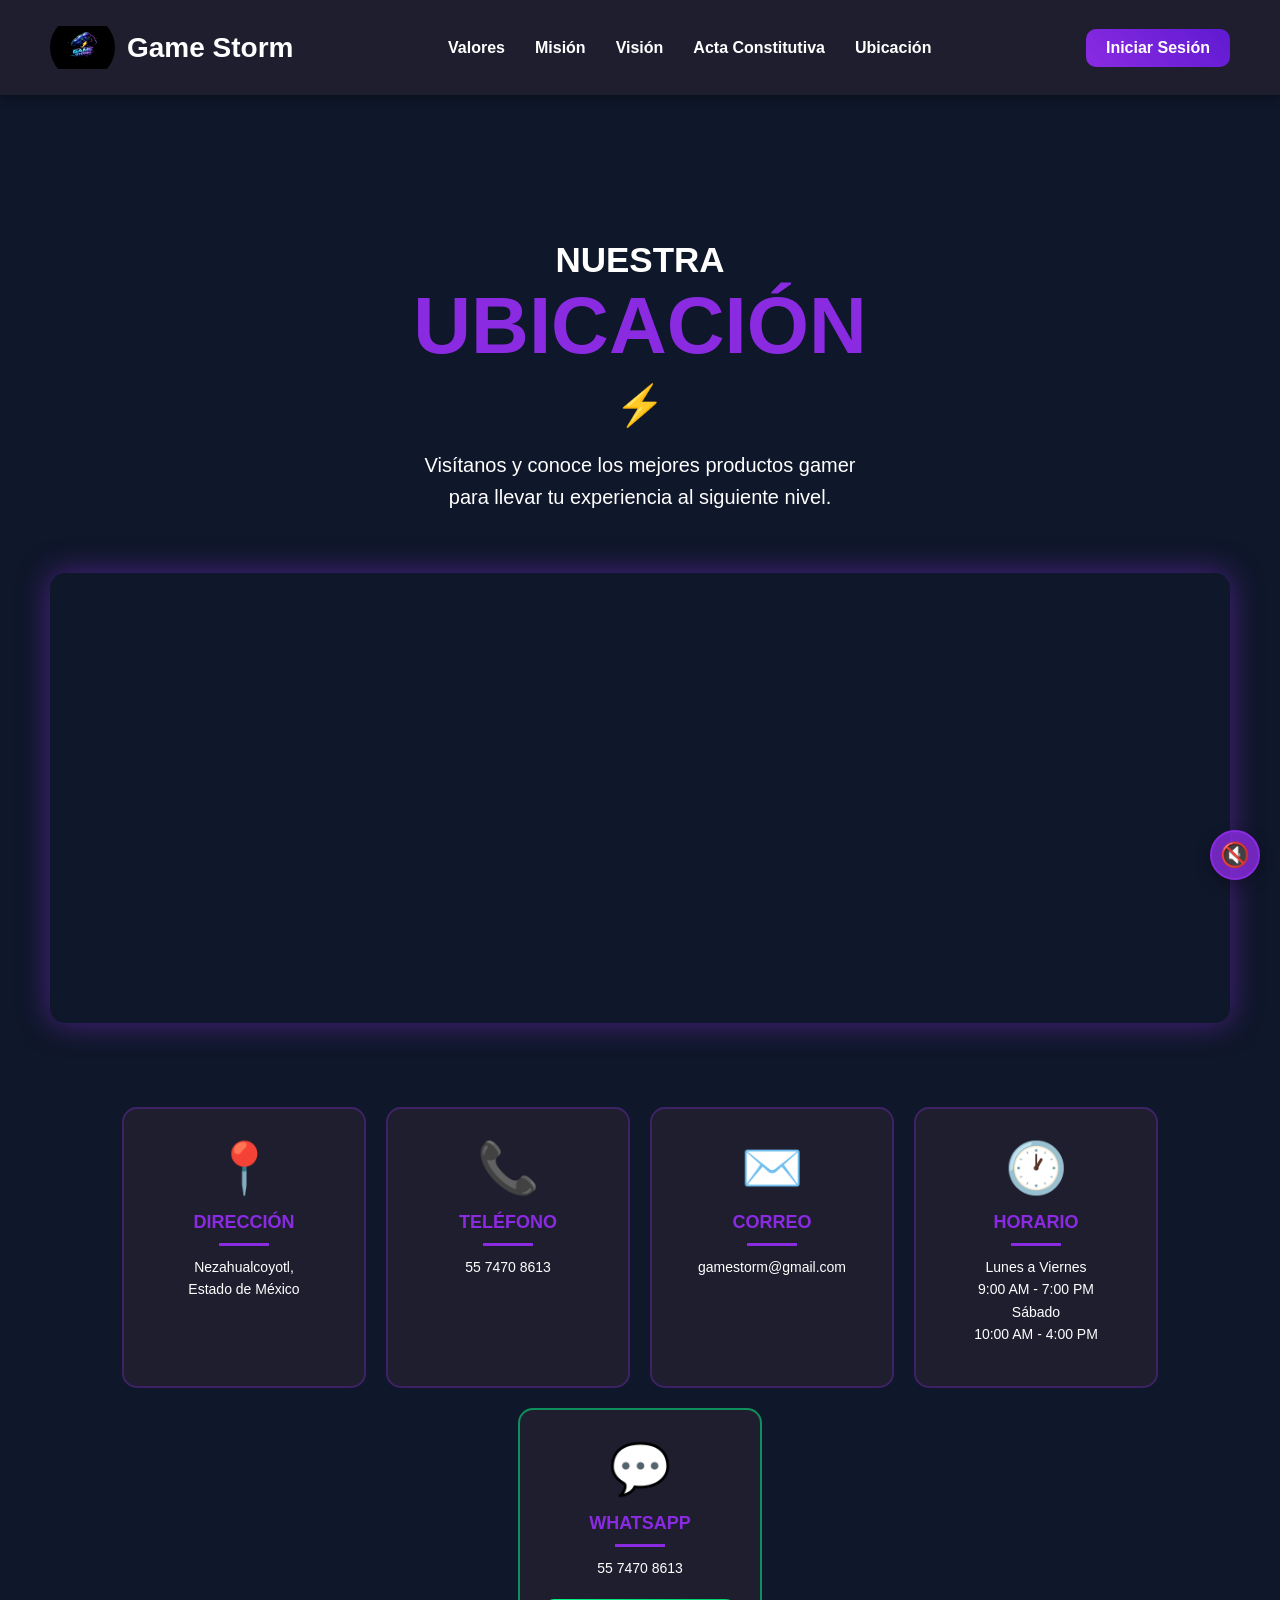
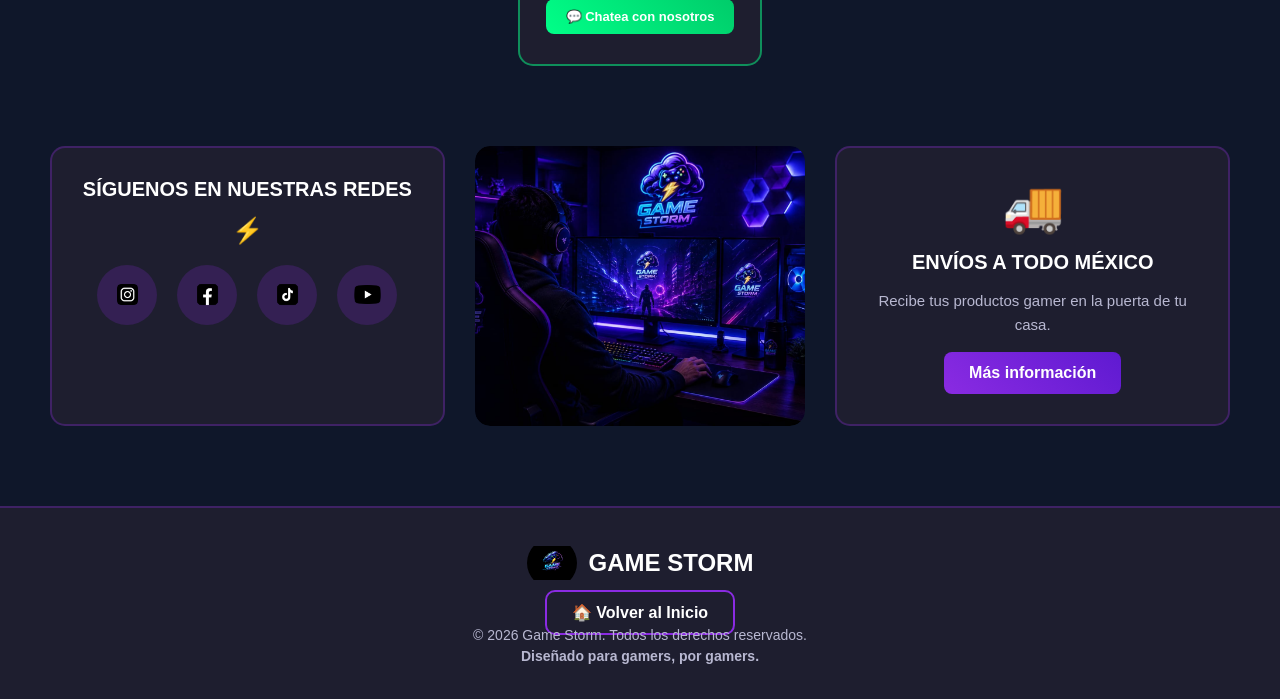
<file: ubicacion.html>
<!DOCTYPE html>
<html>
<head>
    <title>Ubicación - Game Storm</title>
    <link rel="stylesheet" href="ubicacion.css">
</head>
<body>
    
    <header class="navbar">
        <div class="brand">
            <img src="img/logo.jpeg" alt="logo">
            <span>Game Storm</span>
        </div>
        <nav>
            <ul>
                <li><a href="valores.html">Valores</a></li>
                <li><a href="mision.html">Misión</a></li>
                <li><a href="vision.html">Visión</a></li>
                <li><a href="acta.html">Acta Constitutiva</a></li>
                <li><a href="ubicacion.html">Ubicación</a></li>
            </ul>
        </nav>
        <a href="index.html" class="login-btn">Iniciar Sesión</a>
    </header>

    <div class="navbar-spacer"></div>

    <section class="hero-ubicacion">
        <div class="icono-ubicacion"></div>
        <h2 class="titulosecundario">NUESTRA</h2>
        <h1 class="tituloprincipal">UBICACIÓN</h1>
        <div class="rayo">⚡</div>
        <p class="descripcion">
            Visítanos y conoce los mejores productos gamer<br>
            para llevar tu experiencia al siguiente nivel.
        </p>
    </section>

    <section class="mapa-section">
        <iframe 
    src="https://www.google.com/maps/embed?pb=!1m18!1m12!1m3!1d4298.039745708302!2d-98.98901804584739!3d19.397906836567522!2m3!1f0!2f0!3f0!3m2!1i1024!2i768!4f13.1!3m3!1m2!1s0x85d1e3e23b2cff5b%3A0x861f857c294c8742!2sPanader%C3%ADa%20Juquilita!5e0!3m2!1ses!2smx!4v1782091776391!5m2!1ses!2smx" 
    width="100%" 
    height="450" 
    style="border:0;" 
    allowfullscreen="" 
    loading="lazy" 
    referrerpolicy="no-referrer-when-downgrade">
</iframe>
    </section>

    <section class="contacto-cards">
        <div class="contacto-card">
            <div class="card-icono">📍</div>
            <h3>DIRECCIÓN</h3>
            <div class="linea"></div>
            <p>Nezahualcoyotl,<br>Estado de México</p>
        </div>

        <div class="contacto-card">
            <div class="card-icono">📞</div>
            <h3>TELÉFONO</h3>
            <div class="linea"></div>
            <p>55 7470 8613</p>
        </div>

        <div class="contacto-card">
            <div class="card-icono">✉️</div>
            <h3>CORREO</h3>
            <div class="linea"></div>
            <p>gamestorm@gmail.com</p>
        </div>

        <div class="contacto-card">
            <div class="card-icono">🕐</div>
            <h3>HORARIO</h3>
            <div class="linea"></div>
            <p>Lunes a Viernes<br>9:00 AM - 7:00 PM<br>Sábado<br>10:00 AM - 4:00 PM</p>
        </div>

        <div class="contacto-card whatsapp">
            <div class="card-icono">💬</div>
            <h3>WHATSAPP</h3>
            <div class="linea"></div>
            <p>55 7470 8613</p>
            <a href="https://wa.me/525574708613" target="_blank" class="btn-whatsapp">
                💬 Chatea con nosotros
            </a>
        </div>
    </section>

    <section class="redes-section">
        <div class="redes-card">
            <h3>SÍGUENOS EN NUESTRAS REDES</h3>
            <div class="rayo-small">⚡</div>
            <div class="redes-icons">
                <a href="https://www.instagram.com/gamestorm" target="_blank" class="red-icon instagram">
                    <img src="img/instagram1.png" alt="Instagram">
                </a>
                <a href="https://www.facebook.com/gamestorm" target="_blank" class="red-icon facebook">
                    <img src="img/facebook.png" alt="Facebook">
                </a>
                <a href="https://www.tiktok.com/@gamestorm" target="_blank" class="red-icon tiktok">
                    <img src="img/tiktok.png" alt="TikTok">
                </a>
                <a href="https://www.youtube.com/@gamestorm" target="_blank" class="red-icon youtube">
                    <img src="img/youtube.png" alt="YouTube">
                </a>
            </div>
        </div>

        <div class="tienda-img">
            <img src="img/nuestrosvalores.jpg.jpeg" alt="Game Storm Tienda">
        </div>

        <div class="envios-card">
            <div class="envios-icono">🚚</div>
            <h3>ENVÍOS A TODO MÉXICO</h3>
            <p>Recibe tus productos gamer en la puerta de tu casa.</p>
            <a href="principal.html" class="btn-mas-info">Más información</a>
        </div>
    </section>

    <footer class="footer">
        <div class="footer-brand">
            <img src="img/logo.jpeg" alt="logo">
            <span>GAME STORM</span>

            </div>
    <a href="principal.html" class="btn-volver">🏠 Volver al Inicio</a>
</section>

        </div>
        <p>© 2026 Game Storm. Todos los derechos reservados.</p>
        <p class="footer-tagline">Diseñado para gamers, por gamers. </p>
    </footer>

<audio id="background-music" loop>
    <source src="music.mp3/musicafondo.mp3" type="audio/mpeg">
</audio>

<button class="mute-btn" onclick="toggleMute()">
    <span id="volume-icon">🔇</span>
</button>

<script src="principal.js"></script>

</body>
</html>
</file>
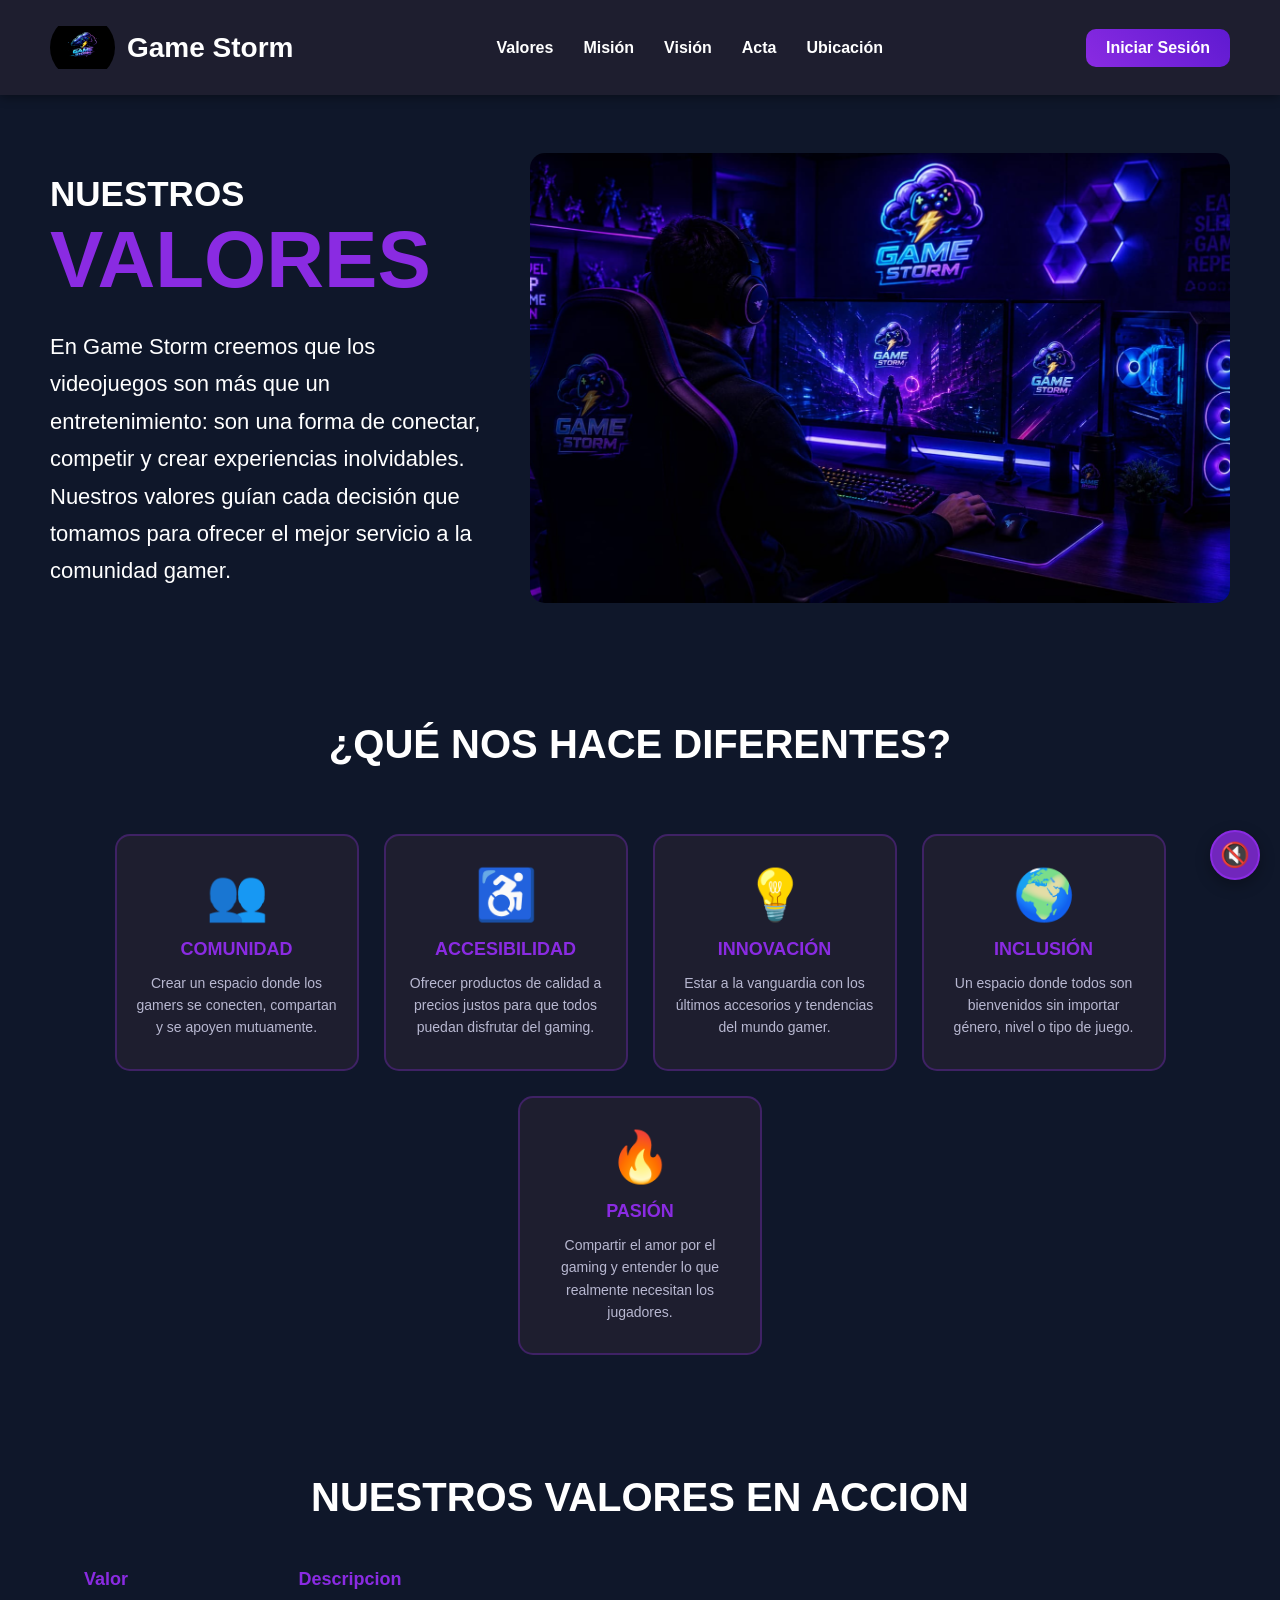
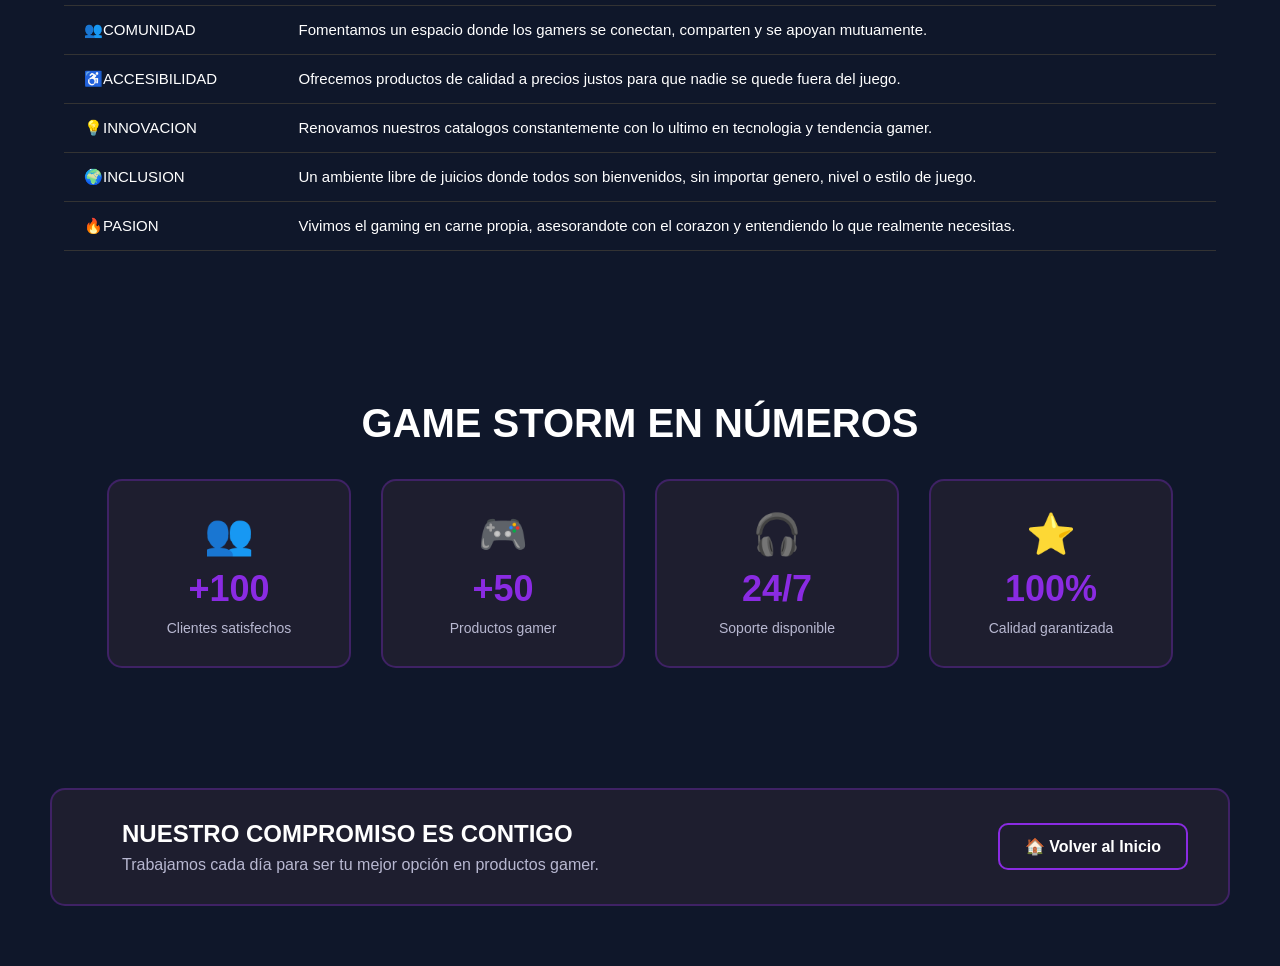
<file: valores.html>
<!DOCTYPE html>
<html>
<head>
    <title>Document</title>
    <link rel="stylesheet" href="valores.css">
</head>
<body>
    
    <header class="navbar">

    <div class="brand">
        <img src="img/logo.jpeg" alt="logo">
        <span>Game Storm</span>
    </div>

    <nav>
        
        <ul>
            <li><a href="valores.html">Valores</a></li>
            <li><a href="mision.html">Misión</a></li>
            <li><a href="vision.html">Visión</a></li>
            <li><a href="acta.html">Acta</a></li>
            <li><a href="ubicacion.html">Ubicación</a></li>
        </ul>
    </nav>

    <a href="index.html" class="login-btn">Iniciar Sesión</a>

</header>

<section class="hero">

    <div class="texto">
        <h2 class="titulosecundario">NUESTROS</h2>

        <h1 class="tituloprincipal">VALORES</h1>

        <p class="descripcion">
            En Game Storm creemos que los videojuegos son más que un entretenimiento:
            son una forma de conectar, competir y crear experiencias inolvidables.
            Nuestros valores guían cada decisión que tomamos para ofrecer el mejor
            servicio a la comunidad gamer.
        </p>
    </div>

    <img src="img/nuestrosvalores.jpg.jpeg" alt="Valores">

</section>

<h1 class="subtitulos">¿QUÉ NOS HACE DIFERENTES?</h1>

<section class="cards-container">
    
    <div class="card">
        <div class="card-icon">👥</div>
        <h3>COMUNIDAD</h3>
        <p>Crear un espacio donde los gamers se conecten, compartan y se apoyen mutuamente.</p>
    </div>

    <div class="card">
        <div class="card-icon">♿</div>
        <h3>ACCESIBILIDAD</h3>
        <p>Ofrecer productos de calidad a precios justos para que todos puedan disfrutar del gaming.</p>
    </div>

    <div class="card">
        <div class="card-icon">💡</div>
        <h3>INNOVACIÓN</h3>
        <p>Estar a la vanguardia con los últimos accesorios y tendencias del mundo gamer.</p>
    </div>

    <div class="card">
        <div class="card-icon">🌍</div>
        <h3>INCLUSIÓN</h3>
        <p>Un espacio donde todos son bienvenidos sin importar género, nivel o tipo de juego.</p>
    </div>

    <div class="card">
        <div class="card-icon">🔥</div>
        <h3>PASIÓN</h3>
        <p>Compartir el amor por el gaming y entender lo que realmente necesitan los jugadores.</p>
    </div>

</section>

<h2 class="subtitulos"> NUESTROS VALORES EN ACCION</h2>
<table class="valores-table">
    <tr>
        <th> Valor </th>
        <th> Descripcion </th>
    </tr>

    <tr>
        <td> 👥COMUNIDAD</td>
        <td>
            Fomentamos un espacio donde los gamers se conectan,
            comparten y se apoyan mutuamente.
        </td>
    </tr>

    <tr>
        <td> ♿ACCESIBILIDAD</td>
        <td>
            Ofrecemos productos de calidad a precios justos para
            que nadie se quede fuera del juego.
        </td>
    </tr>

    <tr>
        <td> 💡INNOVACION</td>
        <td>
            Renovamos nuestros catalogos constantemente con lo
            ultimo en tecnologia y tendencia gamer.
        </td>
    </tr>

    <tr>
        <td> 🌍INCLUSION</td>
        <td>
            Un ambiente libre de juicios donde todos son bienvenidos,
            sin importar genero, nivel o estilo de juego.
        </td>
    </tr>
    
    <tr>
        <td> 🔥PASION</td>
        <td>
            Vivimos el gaming en carne propia, asesorandote
            con el corazon y entendiendo lo que realmente
            necesitas.
        </td>
    </tr>
</table>

<section class="stats-section">
    <h2 class="subtitulos">GAME STORM EN NÚMEROS</h2>
    
    <div class="stats-container">
        <div class="stat-card">
            <div class="stat-icon">👥</div>
            <div class="stat-number">+100</div>
            <div class="stat-label">Clientes satisfechos</div>
        </div>

        <div class="stat-card">
            <div class="stat-icon">🎮</div>
            <div class="stat-number">+50</div>
            <div class="stat-label">Productos gamer</div>
        </div>

        <div class="stat-card">
            <div class="stat-icon">🎧</div>
            <div class="stat-number">24/7</div>
            <div class="stat-label">Soporte disponible</div>
        </div>

        <div class="stat-card">
            <div class="stat-icon">⭐</div>
            <div class="stat-number">100%</div>
            <div class="stat-label">Calidad garantizada</div>
        </div>
    </div>
</section>

<section class="compromiso">
    <div class="compromiso-icono"></div>
    <div class="compromiso-texto">
        <h2>NUESTRO COMPROMISO ES CONTIGO</h2>
        <p>Trabajamos cada día para ser tu mejor opción en productos gamer.</p>
    </div>
    <a href="principal.html" class="btn-volver">🏠 Volver al Inicio</a>
</section>

<audio id="background-music" loop>
    <source src="music.mp3/musicafondo.mp3" type="audio/mpeg">
</audio>

<button class="mute-btn" onclick="toggleMute()">
    <span id="volume-icon">🔇</span>
</button>

<script src="principal.js"></script>

</body>
</html>
</file>
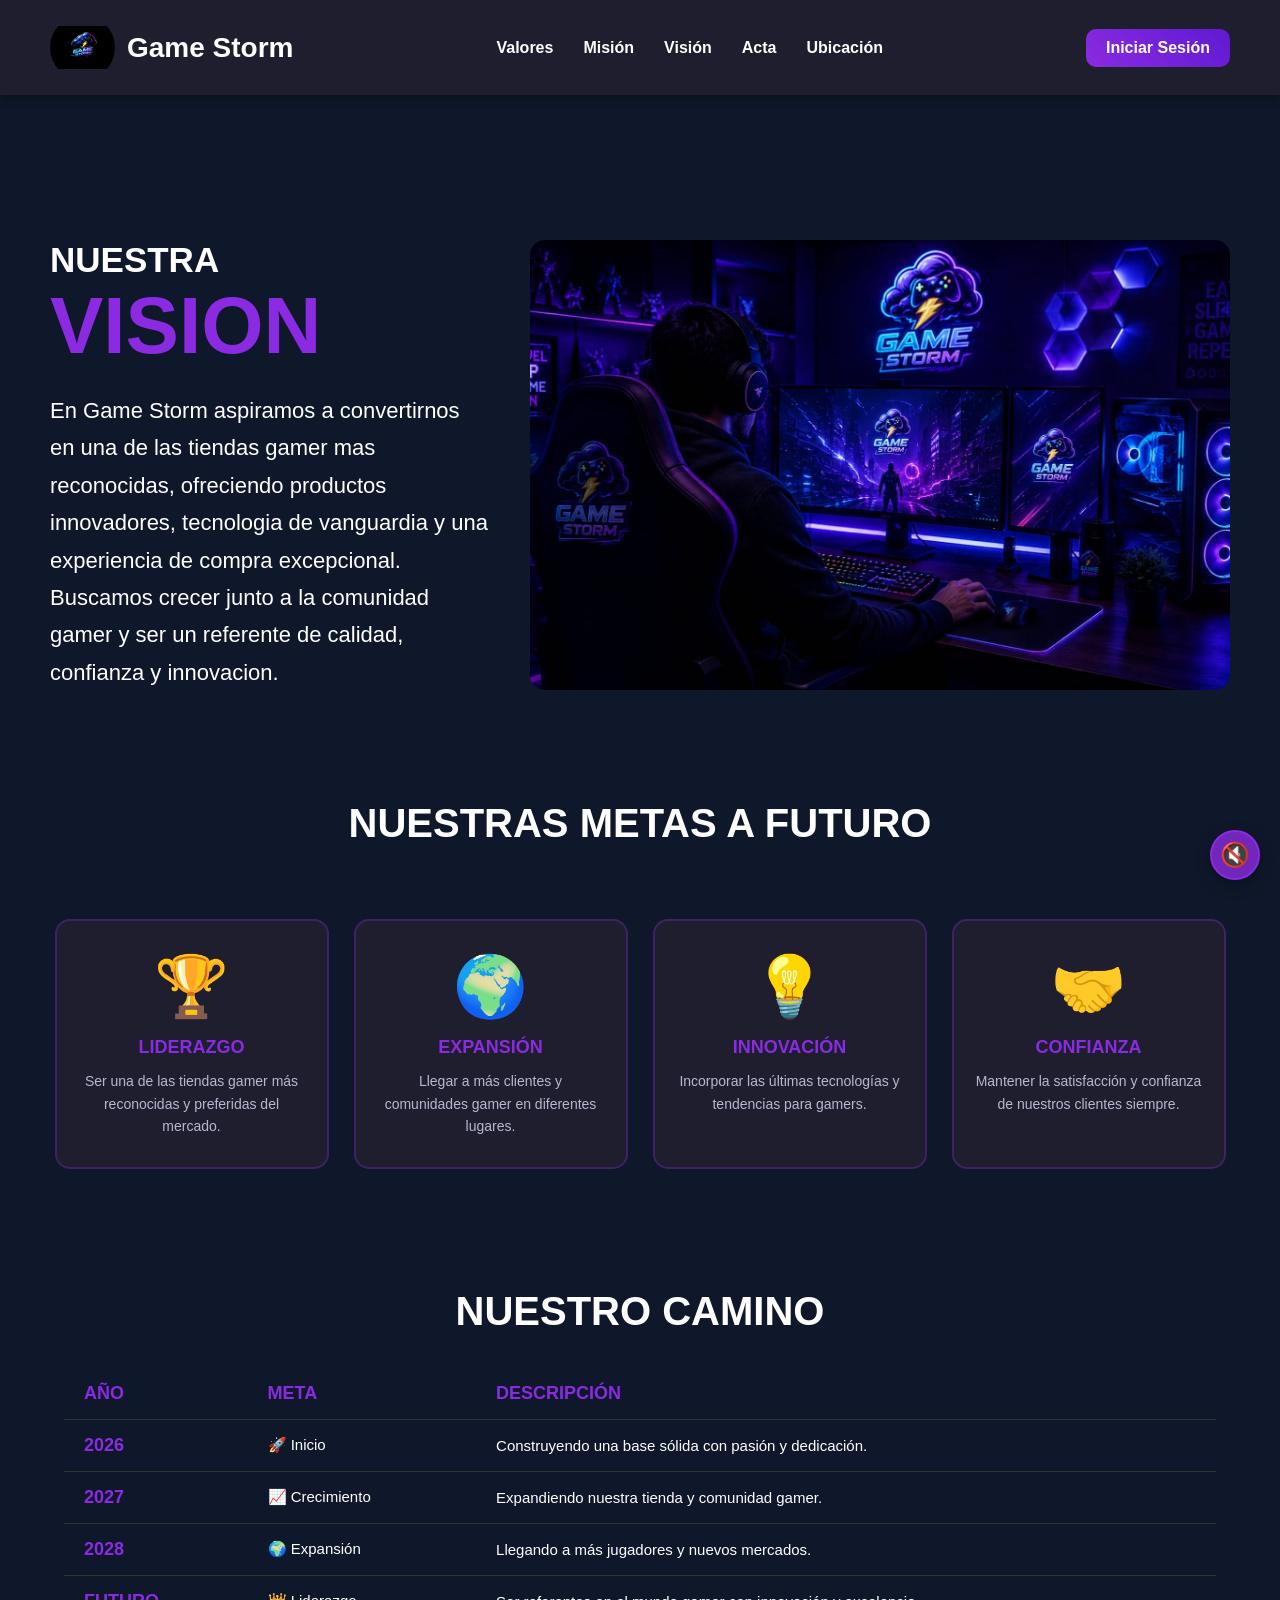
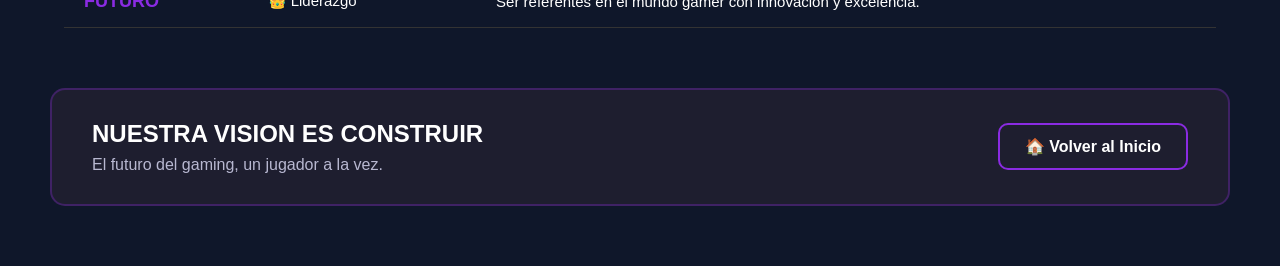
<file: vision.html>
<!DOCTYPE html>
<html>
<head>
    <title>Document</title>
    <link rel="stylesheet" href="vision.css">
</head>
<body>
    
    <header class="navbar">

    <div class="brand">
        <img src="img/logo.jpeg" alt="logo">
        <span>Game Storm</span>
    </div>

    <nav>
        
        <ul>
            <li><a href="valores.html">Valores</a></li>
            <li><a href="mision.html">Misión</a></li>
            <li><a href="vision.html">Visión</a></li>
            <li><a href="acta.html">Acta</a></li>
            <li><a href="ubicacion.html">Ubicación</a></li>
        </ul>
    </nav>

    <a href="index.html" class="login-btn">Iniciar Sesión</a>

</header>

<div class="navbar-spacer"></div>

    <section class="hero">
        <div class="texto">
            <h2 class="titulosecundario">NUESTRA</h2>
            <h1 class="tituloprincipal">VISION</h1>
            <p class="descripcion">
                En Game Storm aspiramos a convertirnos en una de las tiendas
                gamer mas reconocidas, ofreciendo productos innovadores,
                tecnologia de vanguardia y una experiencia de compra
                excepcional. Buscamos crecer junto a la comunidad gamer y
                ser un referente de calidad, confianza y innovacion.
            </p>
        </div>
        <img src="img/nuestrosvalores.jpg.jpeg" alt="Misión">
    </section>

    <h2 class="subtitulos">NUESTRAS METAS A FUTURO</h2>

<section class="cards-container">
    <div class="card">
        <div class="card-icon">🏆</div>
        <h3>LIDERAZGO</h3>
        <p>Ser una de las tiendas gamer más reconocidas y preferidas del mercado.</p>
    </div>

    <div class="card">
        <div class="card-icon">🌍</div>
        <h3>EXPANSIÓN</h3>
        <p>Llegar a más clientes y comunidades gamer en diferentes lugares.</p>
    </div>

    <div class="card">
        <div class="card-icon">💡</div>
        <h3>INNOVACIÓN</h3>
        <p>Incorporar las últimas tecnologías y tendencias para gamers.</p>
    </div>

    <div class="card">
        <div class="card-icon">🤝</div>
        <h3>CONFIANZA</h3>
        <p>Mantener la satisfacción y confianza de nuestros clientes siempre.</p>
    </div>
</section>

<h2 class="subtitulos">NUESTRO CAMINO</h2>

<table class="camino-table">
    <tr>
        <th>AÑO</th>
        <th>META</th>
        <th>DESCRIPCIÓN</th>
    </tr>

    <tr>
        <td><strong>2026</strong></td>
        <td>🚀 Inicio</td>
        <td>Construyendo una base sólida con pasión y dedicación.</td>
    </tr>

    <tr>
        <td><strong>2027</strong></td>
        <td>📈 Crecimiento</td>
        <td>Expandiendo nuestra tienda y comunidad gamer.</td>
    </tr>

    <tr>
        <td><strong>2028</strong></td>
        <td>🌍 Expansión</td>
        <td>Llegando a más jugadores y nuevos mercados.</td>
    </tr>

    <tr>
        <td><strong>FUTURO</strong></td>
        <td>👑 Liderazgo</td>
        <td>Ser referentes en el mundo gamer con innovación y excelencia.</td>
    </tr>
</table>

<section class="compromiso">
    <div class="compromiso-texto">
        <h2>NUESTRA VISION ES CONSTRUIR</h2>
        <p>El futuro del gaming, un jugador a la vez.</p>
    </div>
    <a href="principal.html" class="btn-volver">🏠 Volver al Inicio</a>
</section>

<audio id="background-music" loop>
    <source src="music.mp3/musicafondo.mp3" type="audio/mpeg">
</audio>

<button class="mute-btn" onclick="toggleMute()">
    <span id="volume-icon">🔇</span>
</button>

<script src="principal.js"></script>

</body>
</html>
</file>
<file: style.css>
body {
    background: #bdc3c7;
    background: -webkit-linear-gradient(to right, #2c3e50, #bdc3c7); 
    background: linear-gradient(to right, #2c3e50, #bdc3c7);
    background-size: cover;
    background-position: center;
    display: flex;
    justify-content: center;
    align-items: center;
    height: 100vh;
    font-family: Arial, sans-serif;
}

.Inicio {
    background: rgba(15, 14, 14, 0.8);
    padding: 20px;
    border-radius: 10px;
    box-shadow: 0 0 10px rgba(0, 0, 0, 0.3);
    width: 300px;
    height: max-content;
    text-align: center;
    display: flex;
    flex-direction: column;
}

h2 {
    color: darkslategrey;
    font-weight: 800;
    font-size: xx-large;
}

input[type="text"] {
    margin: 10px 0;
    padding: 10px;
    border: none;
    border-radius: 5px;
    font-size: 16px;
    background-color: rgba(0, 0, 0, 0.63);
    box-shadow: 0 0 15px rgba(255, 255, 255, 0.2);
    color: white;
}

input[type="text"]::placeholder {
    color: white;
    font-family: 'Segoe UI', 'Segoe UI', Tahoma, Geneva, Verdana, sans-serif;
}

.parrafos {
    display: flex;
    justify-content: space-between;
    color: white;
    font-size: medium;
    margin-bottom: 15px;
}

#inscribirse {
    color: darkslategray;
    cursor: pointer;
}

#boton {
    padding: 10px;
    border: none;
    border-radius: 5px;
    background-color: darkslategray;
    color: black;
    font-weight: 700;
    font-size: large;
    cursor: pointer;
}
</file>
<file: acta.css>
body{
    margin: 0;
    padding: 0;
    font-family: Arial, sans-serif;
    background-image: url(img/nuestrosvalores.jpg.jpeg);
    padding-top: 95px;
}

header.navbar{
    display: flex;
    justify-content: space-between;
    align-items: center;
    padding: 15px 50px;
    background-color: #1e1e2f;
    color: white;
    box-shadow: 0 2px 10px rgba(0,0,0,0.4);
    position: fixed;
    top: 0;
    left: 0;
    width: 100%;
    z-index: 1000;
    box-sizing: border-box;
}

.brand{
    display: flex;
    align-items: center;
    gap: 12px;
    font-size: 28px;
    font-weight: bold;
    color: white;
    cursor: pointer;
    transition: 0.3s;
}

.brand:hover{
    transform: scale(1.03);
}

.brand img{
    width: 65px;
    height: 65px;
    object-fit: contain;
    border-radius: 50%;
}

nav ul{
    display: flex;    list-style: none;
    gap: 30px;
    margin: 0;
    padding: 0;
}

nav a{
    text-decoration: none;
    color: white;
    font-weight: bold;
    transition: 0.3s;
}

nav a:hover{
    color: #8a2be2;
}

.login-btn{
    text-decoration: none;
    color: white;
    background: linear-gradient(45deg,#8a2be2,#5f1ad1);
    padding: 10px 20px;
    border-radius: 10px;
    font-weight: bold;
    transition: 0.3s;
}

.login-btn:hover{
    transform: translateY(-2px);
    box-shadow: 0 0 15px #8a2be2;
}

.hoja-acta{
    background-color: #f5f0e8;
    max-width: 900px;
    margin: 40px auto;
    padding: 60px 70px;
    border-radius: 5px;
    box-shadow: 0 0 40px rgba(138, 43, 226, 0.5);
    border: 3px solid #8a2be2;
    position: relative;
}

.acta-header{
    text-align: center;
    margin-bottom: 30px;
}

.acta-logo{
    width: 100px;
    height: 100px;
    object-fit: contain;
    border-radius: 50%;
    margin-bottom: 10px;
}

.acta-titulo{
    color: #1a1a2e;
    font-size: 42px;
    margin: 10px 0;
    text-transform: uppercase;
    letter-spacing: 2px;
}

.acta-intro{
    color: #333;
    font-size: 16px;
    line-height: 1.8;
    text-align: justify;
    margin-bottom: 30px;
}

.acta-intro strong{
    color: #5f1ad1;
}

.clausula{
    display: flex;    align-items: flex-start;
    gap: 20px;
    margin-bottom: 25px;
    padding-bottom: 20px;
    border-bottom: 1px solid #ddd;
}

.clausula-icono{
    width: 50px;
    height: 50px;
    background-color: #8a2be2;
    border-radius: 10px;
    display: flex;
    align-items: center;
    justify-content: center;
    font-size: 25px;
    flex-shrink: 0;
}

.clausula-contenido h3{
    color: #5f1ad1;
    font-size: 18px;
    margin: 0 0 8px 0;
    text-transform: uppercase;
}

.clausula-contenido p{
    color: #333;
    font-size: 15px;
    line-height: 1.6;
    margin: 0;
}

.acta-cierre{
    color: #333;
    font-size: 16px;
    line-height: 1.8;
    text-align: justify;
    margin: 30px 0;
}

.acta-fecha{
    text-align: center;
    color: #333;
    font-size: 16px;
    font-weight: bold;
    margin: 30px 0;
}

.compromiso{
    background-color: #1e1e2f;
    border: 2px solid rgba(138, 43, 226, 0.3);
    border-radius: 15px;
    padding: 30px 40px;
    margin: 60px 50px;
    display: flex;
    align-items: center;
    gap: 30px;
    flex-wrap: wrap;
}

.compromiso-icono{
    font-size: 60px;
}

.compromiso-texto{
    flex: 1;
    min-width: 250px;
}

.compromiso-texto h2{
    color: white;
    font-size: 24px;
    margin: 0 0 8px 0;
}

.compromiso-texto p{
    color: #b8b8d1;
    font-size: 16px;
    margin: 0;
}

.btn-volver{
    text-decoration: none;
    color: white;
    background: transparent;
    border: 2px solid #8a2be2;
    padding: 12px 25px;
    border-radius: 10px;
    font-weight: bold;
    transition: 0.3s;
}

.btn-volver:hover{
    background: #8a2be2;
    transform: translateY(-2px);
}

.mute-btn{
    position: fixed;
    bottom: 20px;
    right: 20px;
    width: 50px;
    height: 50px;
    background: rgba(138, 43, 226, 0.8);
    border: 2px solid #8a2be2;
    border-radius: 50%;
    cursor: pointer;
    display: flex;
    align-items: center;
    justify-content: center;
    font-size: 24px;
    z-index: 1000;
    transition: all 0.3s ease;
    box-shadow: 0 5px 15px rgba(0,0,0,0.3);
}

.mute-btn:hover{
    background: rgba(138, 43, 226, 1);
    transform: scale(1.1);
    box-shadow: 0 5px 20px rgba(138, 43, 226, 0.6);
}
</file>
<file: carrito.css>
body {
    margin: 0;
    padding: 0;
    font-family: Arial, sans-serif;
    background-color: #0f172a;
    color: white;
}

.navbar-spacer { height: 95px; }
.subtitulos { 
    text-align: center; 
    color: white; 
    margin-top: 40px; 
    font-size: 36px; 
    text-transform: uppercase;
}
header.navbar {
    display: flex;
    justify-content: space-between;
    align-items: center;
    padding: 15px 50px;
    background-color: #1e1e2f;
    color: white;
    box-shadow: 0 2px 10px rgba(0,0,0,0.4);
    position: fixed;
    top: 0;
    left: 0;
    width: 100%;
    z-index: 1000;
    box-sizing: border-box;
}
.brand { display: flex; align-items: center; gap: 12px; font-size: 24px; font-weight: bold; }
.brand img { width: 50px; height: 50px; border-radius: 50%; }
nav ul { display: flex; list-style: none; gap: 20px; margin: 0; padding: 0; }
nav a { text-decoration: none; color: white; font-weight: bold; transition: 0.3s; }
nav a:hover { color: #8a2be2; }
.cart-icon { text-decoration: none; color: white; font-size: 26px; transition: 0.3s; }
.cart-icon:hover { color: #8a2be2; transform: scale(1.15); }
.login-btn {
    text-decoration: none; color: white;
    background: linear-gradient(45deg,#8a2be2,#5f1ad1);
    padding: 10px 20px; border-radius: 10px; font-weight: bold;
}

.cart-container {
    max-width: 800px;    margin: 0 auto;
    padding: 20px;
}

.ticket {
    background-color: #ffffff;
    color: #000000;
    padding: 30px;
    border-radius: 10px;
    margin-bottom: 30px;
    box-shadow: 0 0 20px rgba(138, 43, 226, 0.5);
    font-family: 'Courier New', Courier, monospace;
}

.ticket-header {
    text-align: center;
    border-bottom: 2px dashed #333;
    padding-bottom: 15px;
    margin-bottom: 15px;
}
.ticket-header h2 { margin: 0; color: #5f1ad1; font-size: 28px; }
.ticket-header p { margin: 5px 0; font-size: 14px; color: #555; }

.ticket-table {
    width: 100%;
    border-collapse: collapse;
    margin-bottom: 20px;
}
.ticket-table th, .ticket-table td {
    padding: 10px;
    text-align: left;
    border-bottom: 1px dashed #ccc;
    font-size: 14px;
}
.ticket-table th { color: #5f1ad1; }

.ticket-total {
    text-align: right;
    font-size: 20px;
    margin-top: 20px;
    border-top: 2px solid #333;
    padding-top: 15px;
}
.ticket-total h3 { margin: 0; color: #000; }

.ticket-footer {
    text-align: center;
    margin-top: 30px;
    border-top: 2px dashed #333;    padding-top: 15px;
}
.ticket-footer p { margin: 5px 0; font-size: 14px; color: #333; }
.mensaje-compra { font-weight: bold; color: #5f1ad1; }
.telefono-ticket { font-weight: bold; margin-top: 10px; }

.checkout-form {
    background-color: #1e1e2f;
    padding: 25px;
    border-radius: 15px;
    border: 2px solid rgba(138, 43, 226, 0.3);
}
.checkout-form h3 { margin-top: 0; color: #8a2be2; }

.checkout-form label {
    display: block;
    margin-top: 15px;
    color: #b8b8d1;
    font-size: 14px;
}
.checkout-form input[type="text"],
.checkout-form input[type="tel"],
.checkout-form input[type="email"] {
    width: 100%;
    padding: 12px;
    margin-top: 8px;
    border-radius: 8px;
    border: 1px solid #333;
    background-color: #0f172a;
    color: white;
    font-size: 16px;
    box-sizing: border-box;
}

.checkbox-label {
    display: flex !important;
    align-items: center;
    gap: 10px;
    margin-top: 20px !important;
    cursor: pointer;
    font-size: 15px;
    color: white !important;
}
.checkbox-label input {
    width: 18px;
    height: 18px;
    accent-color: #8a2be2;
}

.checkout-buttons {
    display: flex;
    gap: 15px;
    margin-top: 25px;
}
.btn-comprar {
    flex: 1;
    padding: 15px;
    background: linear-gradient(45deg, #8a2be2, #5f1ad1);
    color: white;
    border: none;
    border-radius: 10px;
    font-size: 16px;
    font-weight: bold;
    cursor: pointer;
    transition: 0.3s;
}
.btn-comprar:hover { transform: scale(1.02); box-shadow: 0 0 15px #8a2be2; }

.btn-imprimir {
    flex: 1;
    padding: 15px;
    background: transparent;
    color: white;
    border: 2px solid #8a2be2;
    border-radius: 10px;
    font-size: 16px;
    font-weight: bold;
    cursor: pointer;
    transition: 0.3s;
}
.btn-imprimir:hover { background: rgba(138, 43, 226, 0.2); }

.mute-btn {
    position: fixed;
    bottom: 20px;
    right: 20px;
    width: 50px;
    height: 50px;
    background: rgba(138, 43, 226, 0.8);
    border: 2px solid #8a2be2;
    border-radius: 50%;
    cursor: pointer;
    display: flex;
    align-items: center;
    justify-content: center;
    font-size: 24px;    z-index: 1000;
    transition: 0.3s;
}
.mute-btn:hover { transform: scale(1.1); background: #8a2be2; }

@media print {
    body * {
        visibility: hidden;
    }
    .ticket, .ticket * {
        visibility: visible;
    }
    .ticket {
        position: absolute;
        left: 0;
        top: 0;
        width: 100%;
        box-shadow: none;
        margin: 0;
        padding: 20px;
        border: 1px solid #ccc; 
    }
    .navbar, .checkout-form, .navbar-spacer, .mute-btn {
        display: none !important;
    }
}

.catalogo-rapido {
    background-color: #1e1e2f;
    padding: 20px;
    border-radius: 15px;
    border: 2px solid rgba(138, 43, 226, 0.3);
    margin-bottom: 30px;
}
.catalogo-rapido h3 { margin-top: 0; color: #8a2be2; }

.grid-productos {
    display: grid;
    grid-template-columns: repeat(auto-fit, minmax(180px, 1fr));
    gap: 15px;
}

.producto-item {
    background-color: #0f172a;
    padding: 15px;
    border-radius: 10px;
    text-align: center;
    border: 1px solid #333;
    transition: 0.3s;
}
.producto-item:hover { border-color: #8a2be2; transform: translateY(-3px); }
.producto-item p { margin: 0 0 10px 0; font-size: 14px; color: white; height: 40px; display: flex; align-items: center; justify-content: center;}
.producto-item span { display: block; color: #8a2be2; font-weight: bold; font-size: 18px; margin-bottom: 10px; }

.producto-item button {
    width: 100%;
    padding: 8px;
    background: transparent;
    color: white;
    border: 1px solid #8a2be2;
    border-radius: 5px;
    cursor: pointer;
    transition: 0.3s;
}
.producto-item button:hover { background: #8a2be2; }

.fila-vacia td { padding: 20px !important; }
</file>
<file: mision.css>
body{
    margin: 0;
    padding: 0;
    font-family: Arial, sans-serif;
    background-color: #0f172a;
    padding-top: 95px;
}

header.navbar{
    display: flex;
    justify-content: space-between;
    align-items: center;
    padding: 15px 50px;
    background-color: #1e1e2f;
    color: white;
    box-shadow: 0 2px 10px rgba(0,0,0,0.4);
    position: fixed;
    top: 0;
    left: 0;
    width: 100%;
    z-index: 1000;
    box-sizing: border-box;
}

.brand{
    display: flex;
    align-items: center;
    gap: 12px;
    font-size: 28px;
    font-weight: bold;
    color: white;
    cursor: pointer;
    transition: 0.3s;
}

.brand:hover{
    transform: scale(1.03);
}

.brand img{
    width: 65px;
    height: 65px;
    object-fit: contain;
    border-radius: 50%;
}

nav ul{
    display: flex;    list-style: none;
    gap: 30px;
    margin: 0;
    padding: 0;
}

nav a{
    text-decoration: none;
    color: white;
    font-weight: bold;
    transition: 0.3s;
}

nav a:hover{
    color: #8a2be2;
}

.login-btn{
    text-decoration: none;
    color: white;
    background: linear-gradient(45deg,#8a2be2,#5f1ad1);
    padding: 10px 20px;
    border-radius: 10px;
    font-weight: bold;
    transition: 0.3s;
}

.login-btn:hover{
    transform: translateY(-2px);
    box-shadow: 0 0 15px #8a2be2;
}

.navbar-spacer{
    height: 95px;
}

.hero{
    display: flex;
    align-items: flex-start;
    justify-content: center;
    gap: 40px;
    padding: 50px;
}

.hero img{
    width: 700px;
    height: 450px;
    object-fit: cover;
    border-radius: 15px;
}

.texto{
    max-width: 500px;
}

.titulosecundario{
    color: white;
    font-size: 35px;
    margin-bottom: 0;
}

.tituloprincipal{
    color: blueviolet;
    font-size: 80px;
    margin-top: 0;
    margin-bottom: 20px;
}

.descripcion{
    color: white;
    font-size: 22px;
    line-height: 1.7;
}

.subtitulos{
    color: white;
    text-align: center;
    margin-top: 60px;
    font-size: 40px;
}

.descripcion-buscamos{    color: white;
    text-align: center;
    max-width: 700px;
    margin: 20px auto 40px auto;
    font-size: 18px;
    line-height: 1.7;
}

.cards-container{
    display: flex;
    justify-content: center;
    gap: 25px;
    padding: 40px 50px 60px 50px;
    flex-wrap: wrap;
}

.card{
    background-color: #1e1e2f;
    border: 2px solid rgba(138, 43, 226, 0.3);
    border-radius: 15px;
    padding: 30px 20px;
    text-align: center;
    width: 250px;
    transition: all 0.3s ease;
}

.card:hover{
    transform: translateY(-10px);
    border-color: #8a2be2;
    box-shadow: 0 10px 30px rgba(138, 43, 226, 0.4);
}

.card-icon{
    font-size: 60px;
    margin-bottom: 15px;
}

.card h3{
    color: #8a2be2;
    font-size: 20px;
    margin: 0 0 12px 0;
    text-transform: uppercase;
}

.card p{
    color: #b8b8d1;
    font-size: 15px;
    line-height: 1.6;
    margin: 0;}

.compromiso{
    background-color: #1e1e2f;
    border: 2px solid rgba(138, 43, 226, 0.3);
    border-radius: 15px;
    padding: 30px 40px;
    margin: 60px 50px;
    display: flex;
    align-items: center;
    gap: 30px;
    flex-wrap: wrap;
}

.compromiso-texto{
    flex: 1;
    min-width: 250px;
}

.compromiso-texto h2{
    color: white;
    font-size: 24px;
    margin: 0 0 8px 0;
}

.compromiso-texto p{
    color: #b8b8d1;
    font-size: 16px;
    margin: 0;
}

.btn-volver{
    text-decoration: none;
    color: white;
    background: transparent;
    border: 2px solid #8a2be2;
    padding: 12px 25px;
    border-radius: 10px;
    font-weight: bold;
    transition: 0.3s;
}

.btn-volver:hover{
    background: #8a2be2;
    transform: translateY(-2px);
}

.mute-btn{
    position: fixed;
    bottom: 20px;
    right: 20px;
    width: 50px;
    height: 50px;
    background: rgba(138, 43, 226, 0.8);
    border: 2px solid #8a2be2;
    border-radius: 50%;
    cursor: pointer;
    display: flex;
    align-items: center;
    justify-content: center;
    font-size: 24px;
    z-index: 1000;
    transition: all 0.3s ease;
    box-shadow: 0 5px 15px rgba(0,0,0,0.3);
}

.mute-btn:hover{
    background: rgba(138, 43, 226, 1);
    transform: scale(1.1);
    box-shadow: 0 5px 20px rgba(138, 43, 226, 0.6);
}
</file>
<file: principal.css>
body{
    margin: 0;
    padding: 0;
    font-family: Arial, sans-serif;
    background-color: #0f172a;
    padding-top: 95px;
}

header.navbar{
    display: flex;
    justify-content: space-between;
    align-items: center;
    padding: 15px 50px;
    background-color: #1e1e2f;
    color: white;
    box-shadow: 0 2px 10px rgba(0,0,0,0.4);
    position: fixed;
    top: 0;
    left: 0;
    width: 100%;
    z-index: 1000;
    box-sizing: border-box;
}

.brand{
    display: flex;
    align-items: center;
    gap: 12px;
    font-size: 28px;
    font-weight: bold;
    color: white;
    cursor: pointer;
    transition: 0.3s;
}

.brand:hover{
    transform: scale(1.03);
}

.brand img{
    width: 65px;
    height: 65px;
    object-fit: contain;
    border-radius: 50%;
}

nav ul{
    display: flex;
    list-style: none;
    gap: 30px;
    margin: 0;
    padding: 0;
}

nav a{
    text-decoration: none;
    color: white;
    font-weight: bold;
    transition: 0.3s;
}

nav a:hover{
    color: #8a2be2;
}

.login-btn{
    text-decoration: none;
    color: white;
    background: linear-gradient(45deg,#8a2be2,#5f1ad1);
    padding: 10px 20px;
    border-radius: 10px;
    font-weight: bold;
    transition: 0.3s;
}

.login-btn:hover{
    transform: translateY(-2px);
    box-shadow: 0 0 15px #8a2be2;
}

.cart-icon{
    text-decoration: none;
    color: white;
    font-size: 26px;
    margin-right: 20px;
    transition: 0.3s;
    display: flex;
    align-items: center;
}

.cart-icon:hover{
    color: #8a2be2;
    transform: scale(1.15);
}

.hero{
    text-align: center;
    color: white;
    padding: 100px 20px;
}

.hero h1{
    font-size: 60px;
    margin-bottom: 10px;
}

.hero p{
    font-size: 20px;
    color: #cbd5e1;
}

.container {
    width: 100%;
    display: flex;
    justify-content: center;
    height: 200px;
    gap: 16px;
    transition: 0.3s;
}

.container li {
    position: relative;
    overflow: hidden;
    flex: 0 0 80px;
    border-radius: 50px;
    cursor: pointer;
    border-radius: 10px;
    border: 1.2px solid white;
    box-shadow: 5px 10px 15px rgba(0, 0, 0, 0.4), -2px -5px 10px rgba(0, 0, 0, 0.1);
}

.container li img {
    position: absolute;
    top: 50%;
    left: 50%;
    translate: -50% -50%;
    width: 100%;
    height: 100%;
    object-fit: cover;
}

.container li, .container li img {
    transition: 0.3s;
}

.container li .content {
    transition: 1.5s ease;
}

.container span {
    text-align: center;
    width: 75%;
}

.container h2 {
    font-weight: 400;
    font-size: 20px;
    line-height: 4px;
    margin-bottom: 3px;
    white-space: nowrap;
    color: #eee;
}

.container p {
    color: #ddd;
    font-size: 10px;
    width: 100%;
}

.container li .content {
    position: absolute;
    top: 0;
    left: 0;
    right: 0;
    bottom: 0;
    z-index: 1;
    color: #fff;
    padding: 15px;
    background:
    linear-gradient(
        0deg, rgb(0 0 0 / 70%) 10%,
        rgb(255 255 255 / 0%) 100%
    );
    opacity: 0;
    visibility: hidden;
}

.container:hover {
    gap: 0;
}

.container li .content span {
    position: absolute;
    z-index: 3;
    left: 50%;
    bottom: 0px;
    translate: -50%;
    scale: 0.85;
    visibility: hidden;
    opacity: 0;
}

.container li:hover {
    flex: 0 1 260px;
    scale: 1.1;
    z-index: 10;
    opacity: 1;
}

.container li img {
}
.container li:hover .content {
    opacity: 1;
    visibility: visible;
}

.container li:hover span {
    scale: 1;
    opacity: 1;
    visibility: visible;
}

.video-promo-section{
    position: relative;
    width: 100%;
    min-height: 600px;
    margin-bottom: 60px;
}

.video-container{
    position: relative;
    width: 100%;
    height: 600px;
    overflow: hidden;
    border-radius: 0 0 20px 20px;
}

.promo-video{
    width: 100%;
    height: 100%;
    object-fit: cover;
    display: block;
}

.video-overlay{
    position: absolute;
    top: 0;
    left: 0;
    width: 100%;
    height: 100%;
    background: linear-gradient(135deg, rgba(15, 23, 42, 0.9) 0%, rgba(138, 43, 226, 0.4) 100%);
    display: flex;
    align-items: center;
    justify-content: center;
    padding: 40px;
}

.video-content{
    max-width: 800px;
    text-align: center;
    z-index: 2;
}

.video-titulo{
    color: white;
    font-size: 48px;
    margin: 0 0 20px 0;
    text-transform: uppercase;
    letter-spacing: 3px;
    text-shadow: 0 0 20px rgba(138, 43, 226, 0.8);
    animation: fadeInUp 1s ease;}

.video-subtitulo{
    color: #e0e0e0;
    font-size: 20px;
    line-height: 1.8;
    margin: 0 0 30px 0;
    animation: fadeInUp 1s ease 0.2s backwards;
}

.btn-video{
    display: inline-block;
    text-decoration: none;
    color: white;
    background: linear-gradient(45deg, #8a2be2, #5f1ad1);
    padding: 18px 40px;
    border-radius: 12px;
    font-size: 18px;
    font-weight: bold;
    text-transform: uppercase;
    letter-spacing: 2px;
    transition: all 0.3s ease;
    animation: fadeInUp 1s ease 0.4s backwards;
    border: 2px solid transparent;
}

.btn-video:hover{
    transform: translateY(-5px) scale(1.05);
    box-shadow: 0 10px 30px rgba(138, 43, 226, 0.6);
    border-color: #8a2be2;
}

.mute-btn{
    position: absolute;
    bottom: 20px;
    right: 20px;
    width: 50px;
    height: 50px;
    background: rgba(138, 43, 226, 0.8);
    border: 2px solid #8a2be2;
    border-radius: 50%;
    cursor: pointer;
    display: flex;
    align-items: center;
    justify-content: center;
    font-size: 24px;
    z-index: 10;
    transition: all 0.3s ease;
}
.mute-btn:hover{
    background: rgba(138, 43, 226, 1);
    transform: scale(1.1);
}

.features-section{
    padding: 60px 50px;
    text-align: center;
}

.section-titulo{
    color: white;
    font-size: 40px;
    margin: 0 0 50px 0;
    text-transform: uppercase;
    letter-spacing: 3px;
}

.features-grid{
    display: grid;
    grid-template-columns: repeat(auto-fit, minmax(250px, 1fr));
    gap: 30px;
    max-width: 1200px;
    margin: 0 auto;
}

.feature-item{
    background: linear-gradient(135deg, #1e1e2f 0%, #2d2d44 100%);
    border: 2px solid rgba(138, 43, 226, 0.3);
    border-radius: 15px;
    padding: 40px 30px;
    transition: all 0.3s ease;
}

.feature-item:hover{
    transform: translateY(-10px);
    border-color: #8a2be2;
    box-shadow: 0 10px 30px rgba(138, 43, 226, 0.4);
}

.feature-icon{
    font-size: 60px;
    margin-bottom: 20px;
}

.feature-item h3{
    color: #8a2be2;
    font-size: 22px;    margin: 0 0 15px 0;
    text-transform: uppercase;
}

.feature-item p{
    color: #b8b8d1;
    font-size: 16px;
    line-height: 1.6;
    margin: 0;
}

@keyframes fadeInUp{
    from{
        opacity: 0;
        transform: translateY(30px);
    }
    to{
        opacity: 1;
        transform: translateY(0);
    }
}

@media (max-width: 768px){
    .video-container{
        height: 500px;
    }
    
    .video-titulo{
        font-size: 32px;
    }
    
    .video-subtitulo{
        font-size: 16px;
    }
    
    .features-grid{
        grid-template-columns: 1fr;
    }
}
</file>
<file: ubicacion.css>
body{
    margin: 0;
    padding: 0;
    font-family: Arial, sans-serif;
    background-color: #0f172a;
    padding-top: 95px;
}

header.navbar{
    display: flex;
    justify-content: space-between;
    align-items: center;
    padding: 15px 50px;
    background-color: #1e1e2f;
    color: white;
    box-shadow: 0 2px 10px rgba(0,0,0,0.4);
    position: fixed;
    top: 0;
    left: 0;
    width: 100%;
    z-index: 1000;
    box-sizing: border-box;
}

.navbar-spacer{
    height: 95px;
}

.brand{
    display: flex;
    align-items: center;
    gap: 12px;
    font-size: 28px;
    font-weight: bold;
    color: white;
}

.brand img{
    width: 65px;
    height: 65px;
    object-fit: contain;
    border-radius: 50%;
}

nav ul{
    display: flex;
    list-style: none;
    gap: 30px;
    margin: 0;
    padding: 0;
}

nav a{
    text-decoration: none;
    color: white;
    font-weight: bold;
    transition: 0.3s;
}

nav a:hover{
    color: #8a2be2;
}

.login-btn{
    text-decoration: none;
    color: white;
    background: linear-gradient(45deg,#8a2be2,#5f1ad1);
    padding: 10px 20px;
    border-radius: 10px;
    font-weight: bold;
    transition: 0.3s;
}

.login-btn:hover{
    transform: translateY(-2px);
    box-shadow: 0 0 15px #8a2be2;
}

/* HERO UBICACIÓN */
.hero-ubicacion{
    text-align: center;
    padding: 40px 20px;
}

.icono-ubicacion{
    font-size: 60px;
    margin-bottom: 10px;
}

.titulosecundario{
    color: white;
    font-size: 35px;
    margin: 0;
}

.tituloprincipal{
    color: blueviolet;
    font-size: 80px;
    margin: 0 0 10px 0;
}

.rayo{
    font-size: 40px;
    margin: 10px 0;
}

.descripcion{
    color: white;
    font-size: 20px;
    line-height: 1.6;
    margin: 20px 0;
}

/* MAPA */
.mapa-section{
    padding: 0 50px 40px 50px;
}

.mapa-section iframe{
    border-radius: 15px;
    box-shadow: 0 0 30px rgba(138, 43, 226, 0.5);
}

/* TARJETAS DE CONTACTO */
.contacto-cards{
    display: flex;
    justify-content: center;
    gap: 20px;
    padding: 40px 50px;
    flex-wrap: wrap;
}

.contacto-card{
    background-color: #1e1e2f;
    border: 2px solid rgba(138, 43, 226, 0.3);
    border-radius: 15px;
    padding: 30px 20px;
    text-align: center;
    width: 200px;
    transition: all 0.3s ease;
}

.contacto-card:hover{
    transform: translateY(-5px);
    border-color: #8a2be2;
}

.contacto-card.whatsapp{
    border-color: rgba(0, 255, 136, 0.5);
}

.contacto-card.whatsapp:hover{
    border-color: #00ff88;
}

.card-icono{
    font-size: 50px;
    margin-bottom: 15px;
}

.contacto-card h3{
    color: #8a2be2;
    font-size: 18px;
    margin: 0 0 10px 0;
    text-transform: uppercase;
}

.linea{
    width: 50px;
    height: 3px;
    background-color: #8a2be2;
    margin: 10px auto;
}

.contacto-card p{
    color: white;
    font-size: 14px;
    line-height: 1.6;
    margin: 10px 0;
}

.btn-whatsapp{
    display: inline-block;
    text-decoration: none;
    color: white;
    background: linear-gradient(45deg, #00ff88, #00cc6a);
    padding: 10px 20px;
    border-radius: 8px;
    font-size: 13px;
    font-weight: bold;
    margin-top: 10px;
    transition: 0.3s;
}

.btn-whatsapp:hover{
    transform: scale(1.05);
    box-shadow: 0 0 15px #00ff88;
}

/* REDES SOCIALES */
.redes-section{
    display: flex;
    justify-content: center;
    gap: 30px;
    padding: 40px 50px;
    flex-wrap: wrap;
}

.redes-card,
.envios-card{
    background-color: #1e1e2f;
    border: 2px solid rgba(138, 43, 226, 0.3);
    border-radius: 15px;
    padding: 30px;
    text-align: center;
    flex: 1;
    min-width: 280px;
    max-width: 350px;
}

.redes-card h3,
.envios-card h3{
    color: white;
    font-size: 20px;
    margin: 0 0 15px 0;
    text-transform: uppercase;
}

.rayo-small{
    font-size: 25px;
    margin: 10px 0;
}

.redes-icons{
    display: flex;
    justify-content: center;
    gap: 20px;
    margin-top: 20px;
}

.red-icon{
    width: 60px;
    height: 60px;
    border-radius: 50%;
    display: flex;
    align-items: center;
    justify-content: center;
    transition: all 0.3s ease;
    background-color: rgba(138, 43, 226, 0.2);
}

.red-icon img{
    width: 35px;
    height: 35px;
    object-fit: contain;
}

.red-icon:hover{
    transform: scale(1.15);
    background-color: rgba(138, 43, 226, 0.5);
}

.red-icon.instagram:hover{ background-color: #e1306c; }
.red-icon.facebook:hover{ background-color: #1877f2; }
.red-icon.tiktok:hover{ background-color: #000000; }
.red-icon.youtube:hover{ background-color: #ff0000; }

.tienda-img{
    flex: 1;
    min-width: 280px;
    max-width: 400px;
    border-radius: 15px;
    overflow: hidden;
}

.tienda-img img{
    width: 100%;
    height: 100%;
    object-fit: cover;
    border-radius: 15px;
}

.envios-icono{
    font-size: 50px;
    margin-bottom: 15px;
}

.envios-card p{
    color: #b8b8d1;
    font-size: 15px;
    line-height: 1.6;
    margin: 15px 0;
}

.btn-mas-info{
    display: inline-block;
    text-decoration: none;
    color: white;
    background: linear-gradient(45deg, #8a2be2, #5f1ad1);
    padding: 12px 25px;
    border-radius: 8px;
    font-weight: bold;
    transition: 0.3s;
}

.btn-mas-info:hover{
    transform: translateY(-2px);
    box-shadow: 0 5px 20px rgba(138, 43, 226, 0.6);
}

/* FOOTER */
.footer{
    background-color: #1e1e2f;
    padding: 30px 50px;
    text-align: center;
    border-top: 2px solid rgba(138, 43, 226, 0.3);
    margin-top: 40px;
}

.footer-brand{
    display: flex;
    align-items: center;
    justify-content: center;
    gap: 12px;
    font-size: 24px;
    font-weight: bold;
    color: white;
    margin-bottom: 15px;
}

.footer-brand img{
    width: 50px;
    height: 50px;
    object-fit: contain;
    border-radius: 50%;
}

.footer p{
    color: #b8b8d1;
    font-size: 14px;
    margin: 5px 0;
}

.footer-tagline{
    color: #8a2be2;
    font-weight: bold;
}

.btn-volver{
    text-decoration: none;
    color: white;
    background: transparent;
    border: 2px solid #8a2be2;
    padding: 12px 25px;
    border-radius: 10px;
    font-weight: bold;
    transition: 0.3s;
}

.btn-volver:hover{
    background: #8a2be2;
    transform: translateY(-2px);
}

.mute-btn{
    position: fixed;
    bottom: 20px;
    right: 20px;
    width: 50px;
    height: 50px;
    background: rgba(138, 43, 226, 0.8);
    border: 2px solid #8a2be2;
    border-radius: 50%;
    cursor: pointer;
    display: flex;
    align-items: center;
    justify-content: center;
    font-size: 24px;
    z-index: 1000;
    transition: all 0.3s ease;
    box-shadow: 0 5px 15px rgba(0,0,0,0.3);
}

.mute-btn:hover{
    background: rgba(138, 43, 226, 1);
    transform: scale(1.1);
    box-shadow: 0 5px 20px rgba(138, 43, 226, 0.6);
}
</file>
<file: valores.css>
body{
    margin: 0;
    padding: 0;
    font-family: Arial, sans-serif;
    background-color: #0f172a;
    padding-top: 95px;
}

header.navbar{
    display: flex;
    justify-content: space-between;
    align-items: center;
    padding: 15px 50px;
    background-color: #1e1e2f;
    color: white;
    box-shadow: 0 2px 10px rgba(0,0,0,0.4);
    position: fixed;
    top: 0;
    left: 0;
    width: 100%;
    z-index: 1000;
    box-sizing: border-box;
}

.brand{
    display: flex;
    align-items: center;
    gap: 12px;
    font-size: 28px;
    font-weight: bold;
    color: white;
    cursor: pointer;
    transition: 0.3s;
}

.brand:hover{
    transform: scale(1.03);
}

.brand img{
    width: 65px;
    height: 65px;
    object-fit: contain;
    border-radius: 50%;
}

nav ul{
    display: flex;    list-style: none;
    gap: 30px;
    margin: 0;
    padding: 0;
}

nav a{
    text-decoration: none;
    color: white;
    font-weight: bold;
    transition: 0.3s;
}

nav a:hover{
    color: #8a2be2;
}

.login-btn{
    text-decoration: none;
    color: white;
    background: linear-gradient(45deg,#8a2be2,#5f1ad1);
    padding: 10px 20px;
    border-radius: 10px;
    font-weight: bold;
    transition: 0.3s;
}

.login-btn:hover{
    transform: translateY(-2px);
    box-shadow: 0 0 15px #8a2be2;
}

.hero{
    display: flex;
    align-items: center;
    justify-content: center;
    gap: 40px;
    padding: 50px;
}

.hero img{
    width: 700px;
    height: 450px;
    object-fit: cover;
    border-radius: 15px;
}

.texto{
    max-width: 500px;
}
.titulosecundario{
    color: white;
    font-size: 35px;
    margin-bottom: 0;
}

.tituloprincipal{
    color: blueviolet;
    font-size: 80px;
    margin-top: 0;
    margin-bottom: 20px;
}

.descripcion{
    color: white;
    font-size: 22px;
    line-height: 1.7;
}

.subtitulos{
    color: white;
    text-align: center;
    margin-top: 60px;
    font-size: 40px;
}

.cards-container{
    display: flex;
    justify-content: center;
    gap: 25px;
    padding: 40px 50px 60px 50px;
    flex-wrap: wrap;
}

.card{
    background-color: #1e1e2f;
    border: 2px solid rgba(138, 43, 226, 0.3);
    border-radius: 15px;
    padding: 30px 20px;
    text-align: center;
    width: 200px;
    transition: all 0.3s ease;
}

.card:hover{
    transform: translateY(-10px);
    border-color: #8a2be2;
    box-shadow: 0 10px 30px rgba(138, 43, 226, 0.4);
}

.card-icon{
    font-size: 50px;
    margin-bottom: 15px;
}

.card h3{
    color: #8a2be2;
    font-size: 18px;
    margin: 0 0 12px 0;
    text-transform: uppercase;
}

.card p{
    color: #b8b8d1;
    font-size: 14px;
    line-height: 1.6;
    margin: 0;
}

.valores-table{
    width: 90%;
    margin: 30px auto;
    border-collapse: collapse;
}

.valores-table th,
.valores-table td{
    padding: 15px 20px;
    text-align: left;
    border-bottom: 1px solid #333;
}

.valores-table th{
    color: #8a2be2;
    font-size: 18px;
}

.valores-table td{
    color: white;
    font-size: 15px;
}

.stats-section{
    padding: 60px 50px;
}

.stats-container{
    display: flex;
    justify-content: center;
    gap: 30px;
    flex-wrap: wrap;
}

.stat-card{
    background-color: #1e1e2f;
    border: 2px solid rgba(138, 43, 226, 0.3);
    border-radius: 15px;
    padding: 30px 20px;
    text-align: center;
    width: 200px;
}

.stat-icon{
    font-size: 40px;
    margin-bottom: 10px;
}

.stat-number{
    color: #8a2be2;
    font-size: 36px;
    font-weight: bold;
    margin: 10px 0;
}

.stat-label{
    color: #b8b8d1;
    font-size: 14px;
}

.compromiso{
    background-color: #1e1e2f;
    border: 2px solid rgba(138, 43, 226, 0.3);
    border-radius: 15px;
    padding: 30px 40px;
    margin: 60px 50px;
    display: flex;
    align-items: center;
    gap: 30px;
    flex-wrap: wrap;
}

.compromiso-icono{
    font-size: 60px;
}

.compromiso-texto{
    flex: 1;
    min-width: 250px;
}

.compromiso-texto h2{
    color: white;
    font-size: 24px;
    margin: 0 0 8px 0;
}

.compromiso-texto p{
    color: #b8b8d1;
    font-size: 16px;
    margin: 0;
}

.btn-volver{
    text-decoration: none;
    color: white;
    background: transparent;
    border: 2px solid #8a2be2;
    padding: 12px 25px;
    border-radius: 10px;
    font-weight: bold;
    transition: 0.3s;
}

.btn-volver:hover{
    background: #8a2be2;
    transform: translateY(-2px);
}

.mute-btn{
    position: fixed;
    bottom: 20px;
    right: 20px;
    width: 50px;
    height: 50px;
    background: rgba(138, 43, 226, 0.8);
    border: 2px solid #8a2be2;
    border-radius: 50%;
    cursor: pointer;
    display: flex;
    align-items: center;
    justify-content: center;
    font-size: 24px;
    z-index: 1000;
    transition: all 0.3s ease;
    box-shadow: 0 5px 15px rgba(0,0,0,0.3);
}

.mute-btn:hover{
    background: rgba(138, 43, 226, 1);
    transform: scale(1.1);
    box-shadow: 0 5px 20px rgba(138, 43, 226, 0.6);
}
</file>
<file: vision.css>
body{
    margin: 0;
    padding: 0;
    font-family: Arial, sans-serif;
    background-color: #0f172a;
    padding-top: 95px;
}

header.navbar{
    display: flex;
    justify-content: space-between;
    align-items: center;
    padding: 15px 50px;
    background-color: #1e1e2f;
    color: white;
    box-shadow: 0 2px 10px rgba(0,0,0,0.4);
    position: fixed;
    top: 0;
    left: 0;
    width: 100%;
    z-index: 1000;
    box-sizing: border-box;
}

.brand{
    display: flex;
    align-items: center;
    gap: 12px;
    font-size: 28px;
    font-weight: bold;
    color: white;
    cursor: pointer;
    transition: 0.3s;
}

.brand:hover{
    transform: scale(1.03);
}

.brand img{
    width: 65px;
    height: 65px;
    object-fit: contain;
    border-radius: 50%;
}

nav ul{
    display: flex;    list-style: none;
    gap: 30px;
    margin: 0;
    padding: 0;
}

nav a{
    text-decoration: none;
    color: white;
    font-weight: bold;
    transition: 0.3s;
}

nav a:hover{
    color: #8a2be2;
}

.login-btn{
    text-decoration: none;
    color: white;
    background: linear-gradient(45deg,#8a2be2,#5f1ad1);
    padding: 10px 20px;
    border-radius: 10px;
    font-weight: bold;
    transition: 0.3s;
}

.login-btn:hover{
    transform: translateY(-2px);
    box-shadow: 0 0 15px #8a2be2;
}

.navbar-spacer{
    height: 95px;
}

.hero{
    display: flex;
    align-items: flex-start;
    justify-content: center;
    gap: 40px;
    padding: 50px;
}

.hero img{
    width: 700px;
    height: 450px;
    object-fit: cover;
    border-radius: 15px;
    margin-top: 0;
}

.texto{
    max-width: 500px;
}

.titulosecundario{
    color: white;
    font-size: 35px;
    margin: 0;
}

.tituloprincipal{
    color: blueviolet;
    font-size: 80px;
    margin: 0 0 20px 0;
}

.descripcion{
    color: white;
    font-size: 22px;
    line-height: 1.7;
    margin: 0;
}

.subtitulos{
    color: white;
    text-align: center;
    margin-top: 60px;
    font-size: 40px;
}

.cards-container{
    display: flex;
    justify-content: center;
    gap: 25px;
    padding: 40px 50px 60px 50px;
    flex-wrap: wrap;
}

.card{
    background-color: #1e1e2f;
    border: 2px solid rgba(138, 43, 226, 0.3);
    border-radius: 15px;
    padding: 30px 20px;
    text-align: center;
    width: 230px;
    transition: all 0.3s ease;
}

.card:hover{
    transform: translateY(-10px);
    box-shadow: 0 10px 30px rgba(138, 43, 226, 0.4);
}

.card-icon{
    font-size: 60px;
    margin-bottom: 15px;
}

.card h3{
    color: #8a2be2;
    font-size: 18px;
    margin: 0 0 12px 0;
    text-transform: uppercase;
}

.card p{
    color: #b8b8d1;
    font-size: 14px;
    line-height: 1.6;
    margin: 0;
}

.camino-table{
    width: 90%;
    margin: 30px auto;
    border-collapse: collapse;
}

.camino-table th,
.camino-table td{
    padding: 15px 20px;
    text-align: left;
    border-bottom: 1px solid #333;
}

.camino-table th{
    color: #8a2be2;
    font-size: 18px;
}

.camino-table td{
    color: white;
    font-size: 15px;
}

.camino-table td strong{
    color: #8a2be2;
    font-size: 18px;
}

.camino-table tr:hover{
    background-color: rgba(138, 43, 226, 0.1);
}

.compromiso{
    background-color: #1e1e2f;
    border: 2px solid rgba(138, 43, 226, 0.3);
    border-radius: 15px;
    padding: 30px 40px;
    margin: 60px 50px;
    display: flex;
    align-items: center;
    gap: 30px;
    flex-wrap: wrap;
}

.compromiso-texto{
    flex: 1;
    min-width: 250px;
}

.compromiso-texto h2{
    color: white;
    font-size: 24px;
    margin: 0 0 8px 0;
}

.compromiso-texto p{
    color: #b8b8d1;
    font-size: 16px;
    margin: 0;
}

.btn-volver{
    text-decoration: none;
    color: white;
    background: transparent;
    border: 2px solid #8a2be2;
    padding: 12px 25px;
    border-radius: 10px;
    font-weight: bold;
    transition: 0.3s;
}

.btn-volver:hover{
    background: #8a2be2;
    transform: translateY(-2px);
}

.mute-btn{
    position: fixed;
    bottom: 20px;
    right: 20px;
    width: 50px;
    height: 50px;
    background: rgba(138, 43, 226, 0.8);
    border: 2px solid #8a2be2;
    border-radius: 50%;
    cursor: pointer;
    display: flex;
    align-items: center;
    justify-content: center;
    font-size: 24px;
    z-index: 1000;
    transition: all 0.3s ease;
    box-shadow: 0 5px 15px rgba(0,0,0,0.3);
}

.mute-btn:hover{
    background: rgba(138, 43, 226, 1);
    transform: scale(1.1);
    box-shadow: 0 5px 20px rgba(138, 43, 226, 0.6);
}
</file>
